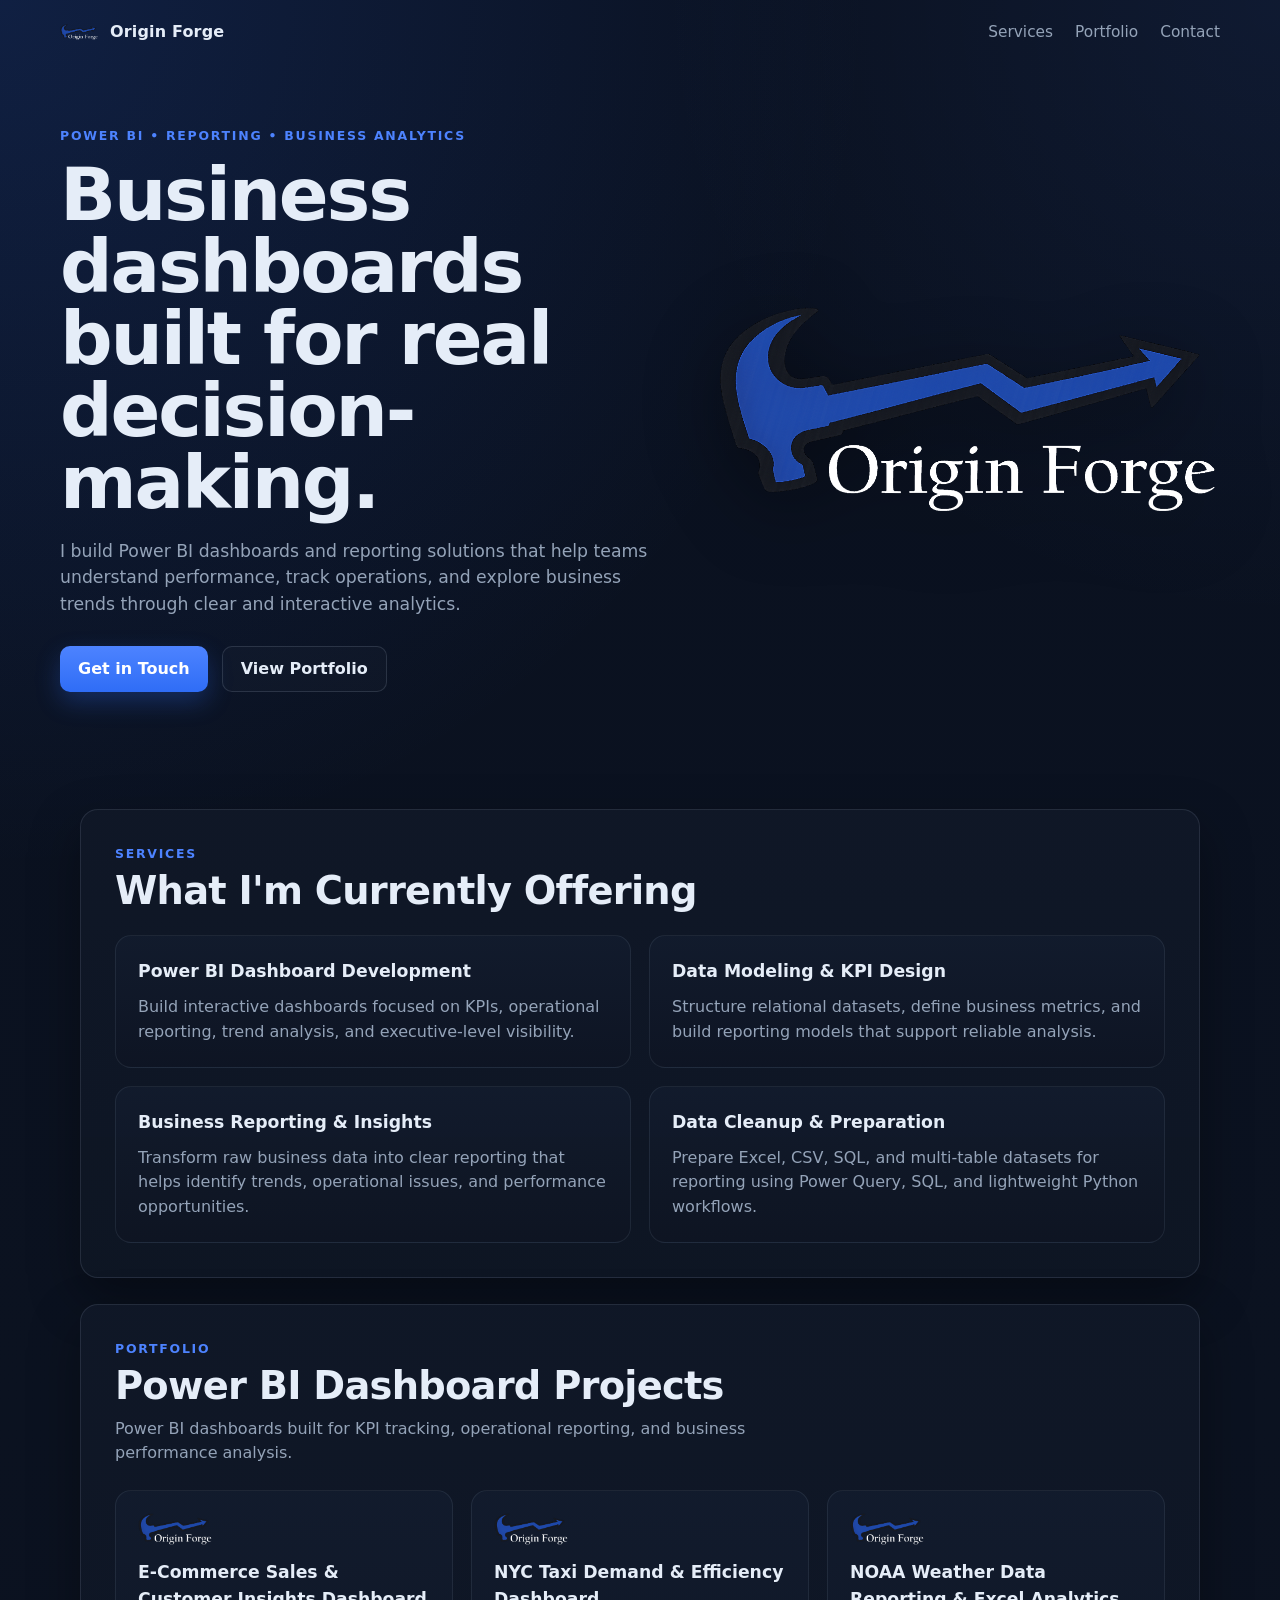
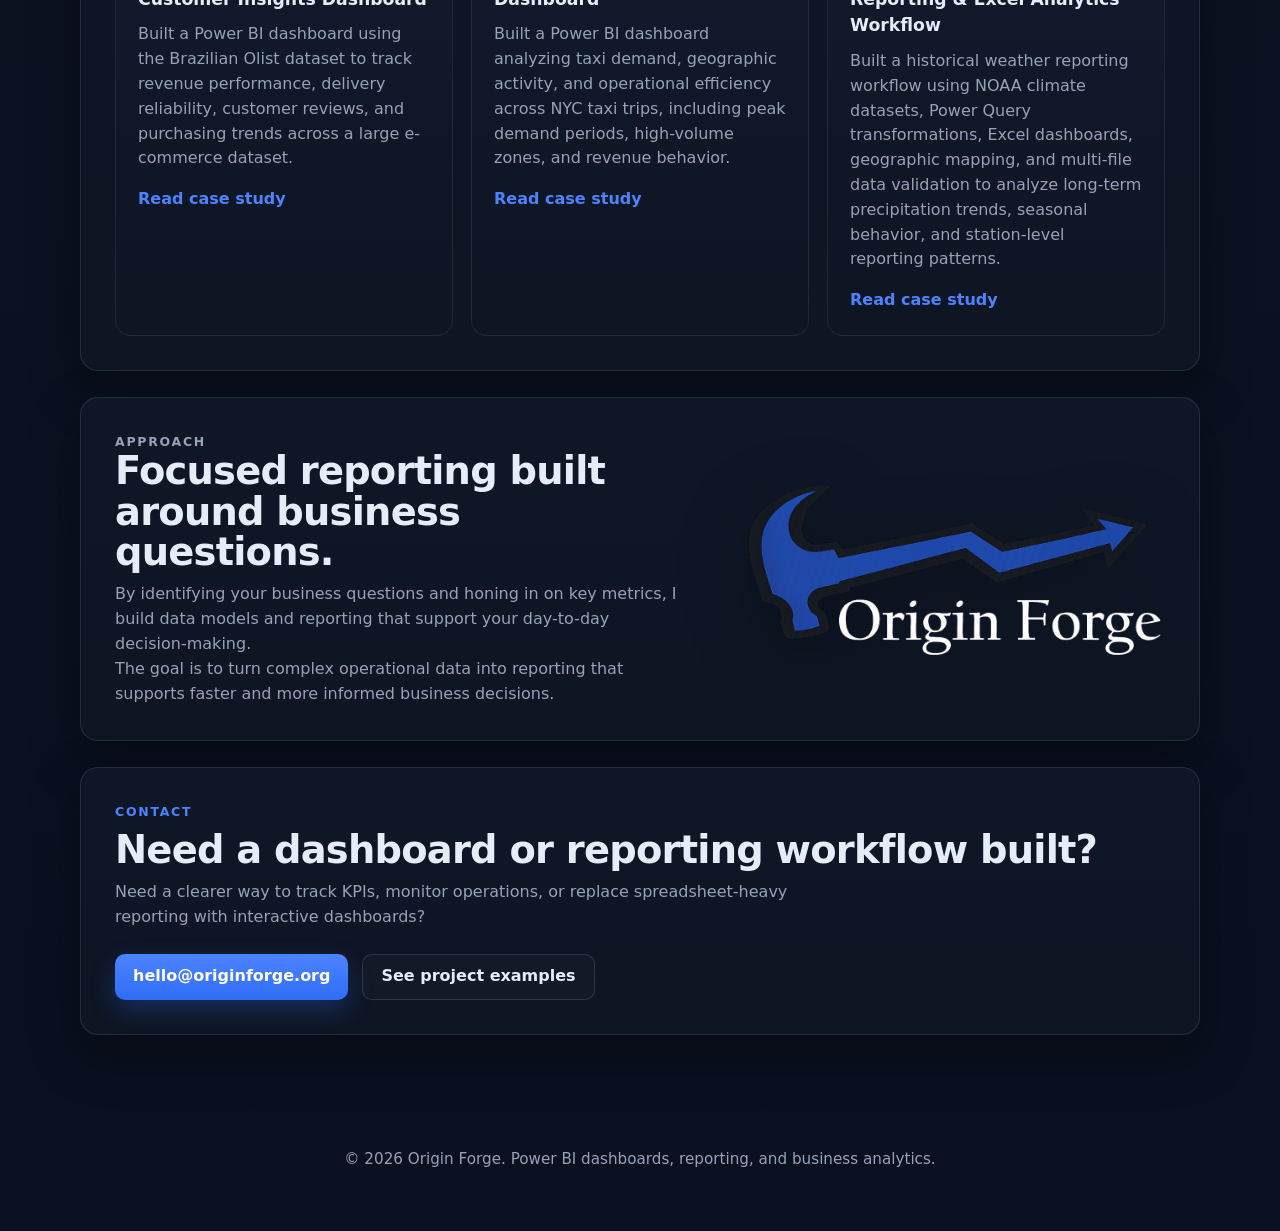
<file: index.html>
<!doctype html>
<html lang="en">
<head>
  <meta charset="utf-8" />
  <meta name="viewport" content="width=device-width, initial-scale=1" />
  <title>Origin Forge</title>
  <meta
    name="description"
    content="Origin Forge builds Power BI dashboards, business reporting solutions, data models, and practical analytics workflows for decision-making."
  />
  <link rel="stylesheet" href="./css/index.css" />
</head>
<body>
  <header class="site-header">
    <nav class="topbar">
      <div class="brand-mini">
        <img src="./images/BlueHammerWithWordsTransparent4000XWhite.png" alt="Origin Forge symbol" class="brand-mini-logo" />
        <span>Origin Forge</span>
      </div>
      <div class="topbar-links">
        <a href="#services">Services</a>
        <a href="#portfolio">Portfolio</a>
        <a href="#contact">Contact</a>
      </div>
    </nav>

    <section class="hero">
      <div class="hero-copy">
        <p class="eyebrow">Power BI • Reporting • Business Analytics</p>

        <h1>Business dashboards built for real decision-making.</h1>

        <p class="hero-text">
          I build Power BI dashboards and reporting solutions that help teams
          understand performance, track operations, and explore business trends
          through clear and interactive analytics.
        </p>

        <div class="hero-actions">
          <a class="btn btn-primary" href="mailto:hello@originforge.org">Get in Touch</a>
          <a class="btn btn-secondary" href="#portfolio">View Portfolio</a>
        </div>
      </div>

      <div class="hero-brand">
        <img
          src="./images/BlueHammerWithWordsTransparent4000XWhite.png"
          alt="Origin Forge logo"
          class="hero-logo"
        />
      </div>
    </section>
  </header>

  <main>
    <section id="services" class="panel">
      <div class="section-heading">
        <p class="section-kicker">Services</p>
        <h2>What I'm Currently Offering</h2>
      </div>

      <div class="card-grid services-grid">
        <article class="info-card">
          <h3>Power BI Dashboard Development</h3>
          <p>
            Build interactive dashboards focused on KPIs, operational reporting,
            trend analysis, and executive-level visibility.
          </p>
        </article>

        <article class="info-card">
          <h3>Data Modeling &amp; KPI Design</h3>
          <p>
            Structure relational datasets, define business metrics, and build
            reporting models that support reliable analysis.
          </p>
        </article>

        <article class="info-card">
          <h3>Business Reporting &amp; Insights</h3>
          <p>
            Transform raw business data into clear reporting that helps identify
            trends, operational issues, and performance opportunities.
          </p>
        </article>

        <article class="info-card">
          <h3>Data Cleanup &amp; Preparation</h3>
          <p>
            Prepare Excel, CSV, SQL, and multi-table datasets for reporting using
            Power Query, SQL, and lightweight Python workflows.
          </p>
        </article>
      </div>
    </section>

    <section id="portfolio" class="panel">
      <div class="section-heading">
        <p class="section-kicker">Portfolio</p>
        <h2>Power BI Dashboard Projects</h2>
        <p class="section-intro">
          Power BI dashboards built for KPI tracking, operational reporting,
          and business performance analysis.
        </p>
      </div>

      <div class="card-grid portfolio-grid">
        <article class="portfolio-card">
          <div class="portfolio-icon-wrap">
            <img src="./images/BlueHammerWithWordsTransparent4000XWhite.png" alt="Origin Forge project icon" class="portfolio-icon" />
          </div>
          <h3>E-Commerce Sales &amp; Customer Insights Dashboard</h3>
          <p>
            Built a Power BI dashboard using the Brazilian Olist dataset to
            track revenue performance, delivery reliability, customer reviews,
            and purchasing trends across a large e-commerce dataset.
          </p>
          <a href="./projects/olist_sales/olist-dashboard.html" class="text-link">Read case study</a>
        </article>

        <article class="portfolio-card">
          <div class="portfolio-icon-wrap">
            <img src="./images/BlueHammerWithWordsTransparent4000XWhite.png" alt="Origin Forge project icon" class="portfolio-icon" />
          </div>
          <h3>NYC Taxi Demand &amp; Efficiency Dashboard</h3>
          <p>
            Built a Power BI dashboard analyzing taxi demand, geographic activity,
            and operational efficiency across NYC taxi trips, including peak demand
            periods, high-volume zones, and revenue behavior.
          </p>
          <a href="./projects/new_york_taxi/new-york-taxi.html" class="text-link">Read case study</a>
        </article>
           <article class="portfolio-card">
          <div class="portfolio-icon-wrap">
            <img src="./images/BlueHammerWithWordsTransparent4000XWhite.png" alt="Origin Forge project icon" class="portfolio-icon" />
          </div>

          <h3>NOAA Weather Data Reporting &amp; Excel Analytics Workflow</h3>

          <p>
            Built a historical weather reporting workflow using NOAA climate datasets,
            Power Query transformations, Excel dashboards, geographic mapping,
            and multi-file data validation to analyze long-term precipitation trends,
            seasonal behavior, and station-level reporting patterns.
          </p>

          <a href="./projects/weather_data_excel/NOAA_excel_workflow.html" class="text-link">
            Read case study
          </a>
        </article>
      </div>
    </section>

    <section class="panel split-panel">
      <div class="split-copy">
        <p class="section-kicker">Approach</p>

        <h2>Focused reporting built around business questions.</h2>

        <p>
          By identifying your business questions and honing in on key metrics,
          I build data models and reporting that support your day-to-day decision-making.
        </p>

        <p>
          The goal is to turn complex operational data into reporting that supports
          faster and more informed business decisions.
        </p>
      </div>

      <div class="split-art">
        <img
          src="./images/BlueHammerWithWordsTransparent4000XWhite.png"
          alt="Origin Forge symbol"
          class="symbol-large"
        />
      </div>
    </section>

    <section id="contact" class="panel contact-panel">
      <div class="section-heading">
        <p class="section-kicker">Contact</p>
        <h2>Need a dashboard or reporting workflow built?</h2>
        <p class="section-intro">
          Need a clearer way to track KPIs, monitor operations, or replace
          spreadsheet-heavy reporting with interactive dashboards?
        </p>
      </div>

      <div class="contact-actions">
        <a class="btn btn-primary" href="mailto:hello@originforge.org">hello@originforge.org</a>
        <a class="btn btn-secondary" href="#portfolio">See project examples</a>
      </div>
    </section>
  </main>

  <footer class="site-footer">
    <p>© <span id="year"></span> Origin Forge. Power BI dashboards, reporting, and business analytics.</p>
  </footer>

  <script>
    document.getElementById('year').textContent = new Date().getFullYear();
  </script>
</body>
</html>
</file>
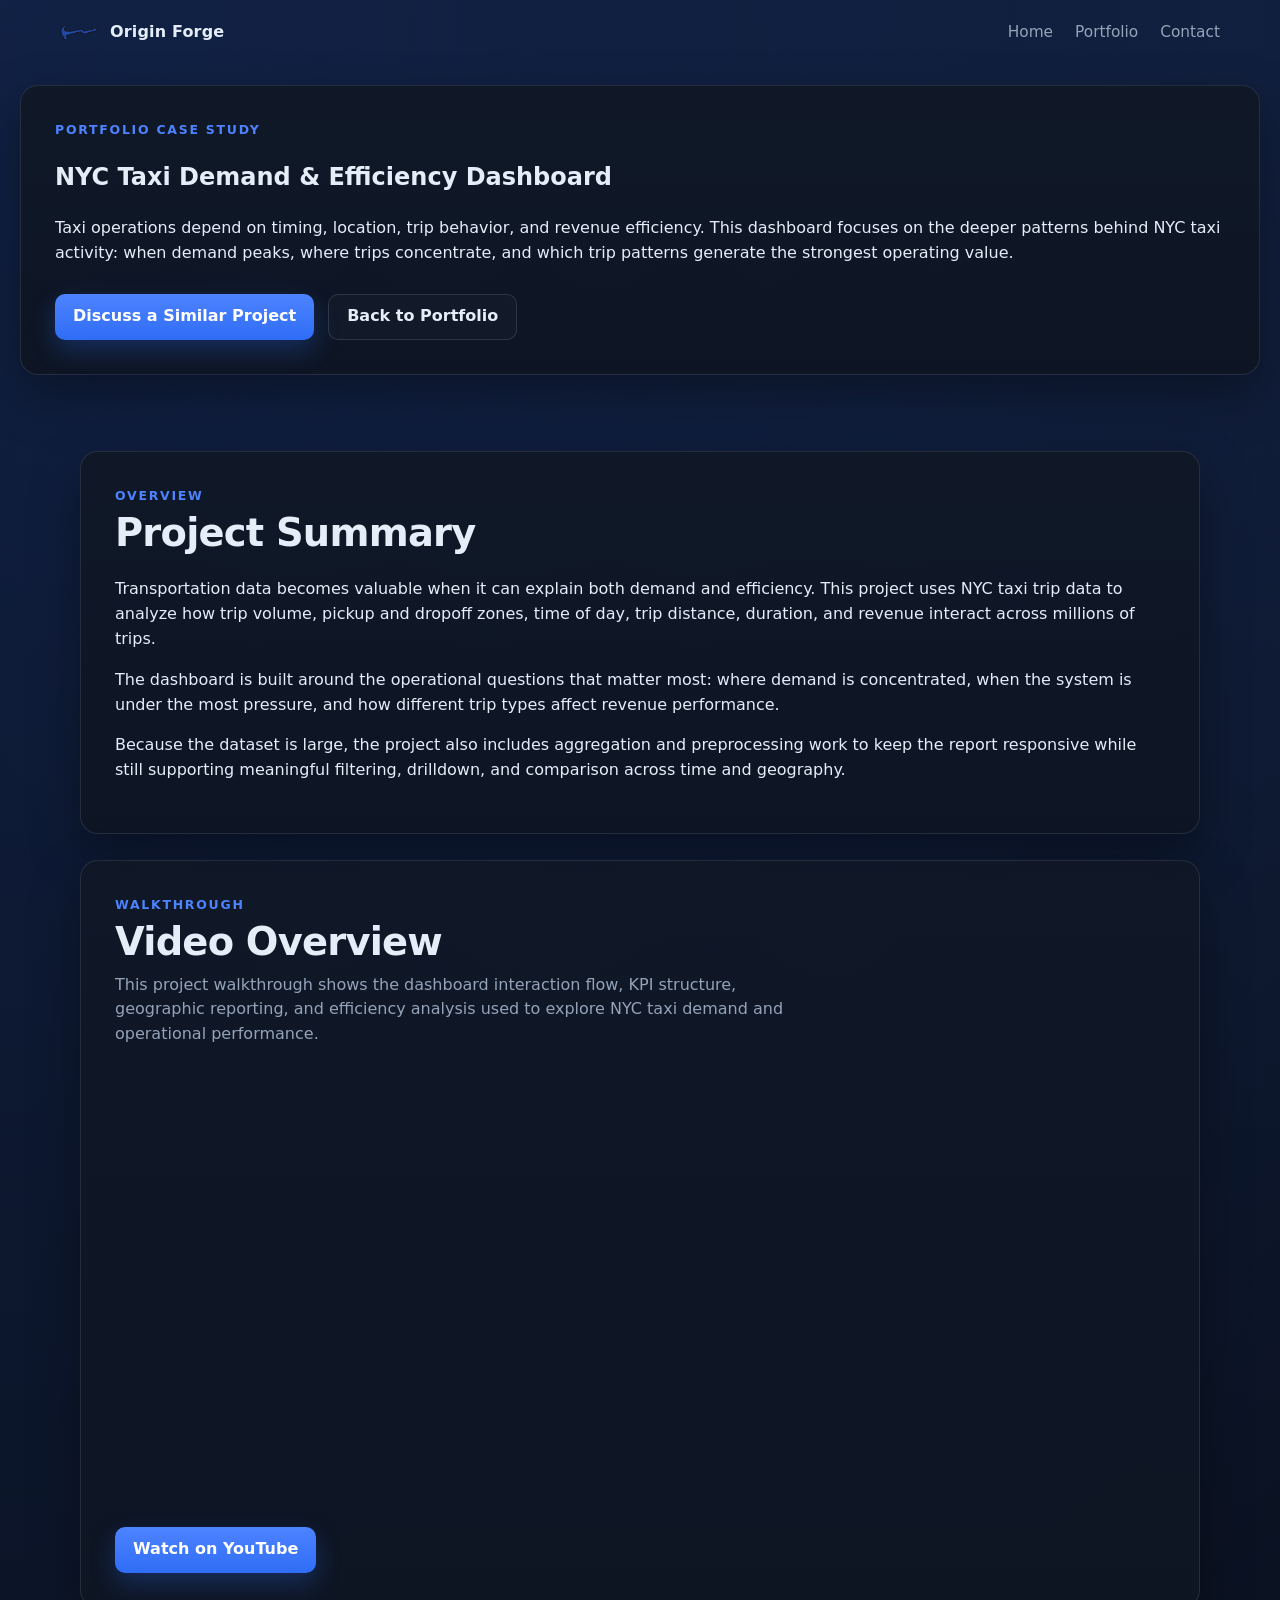
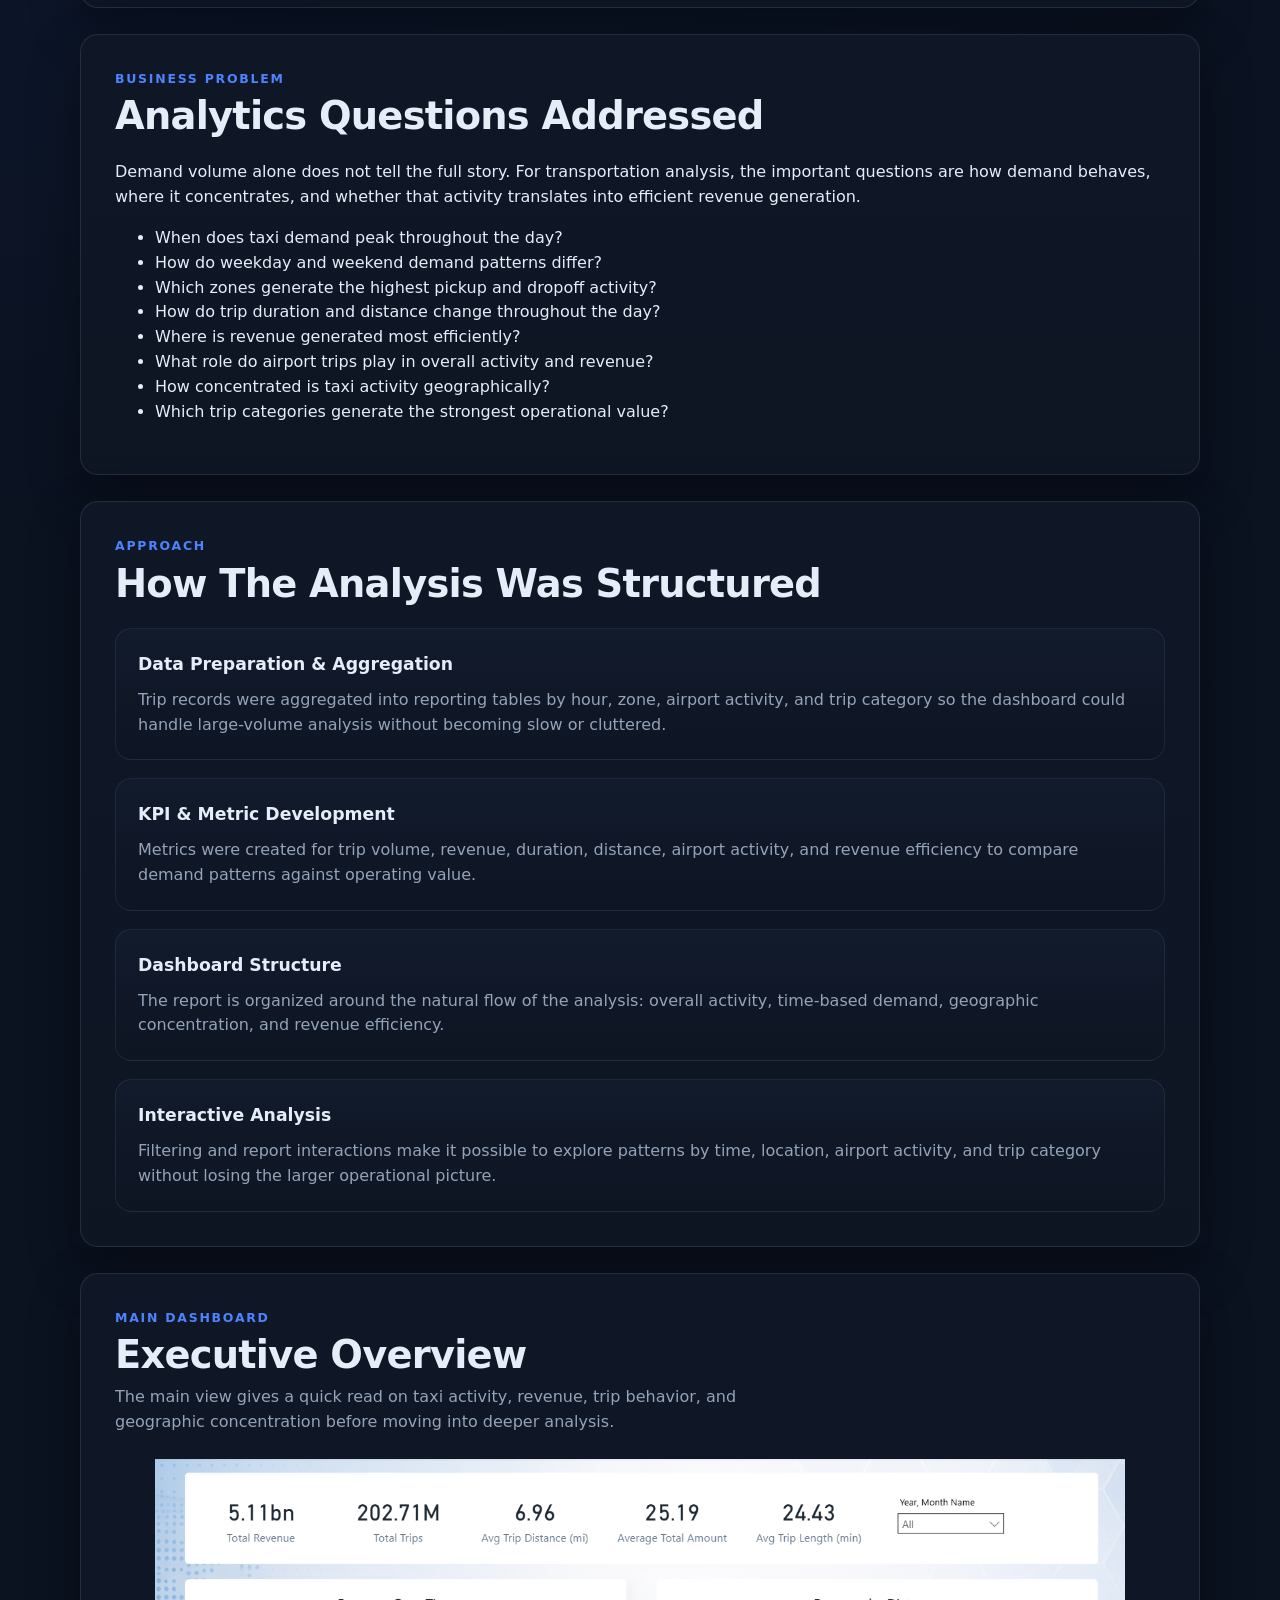
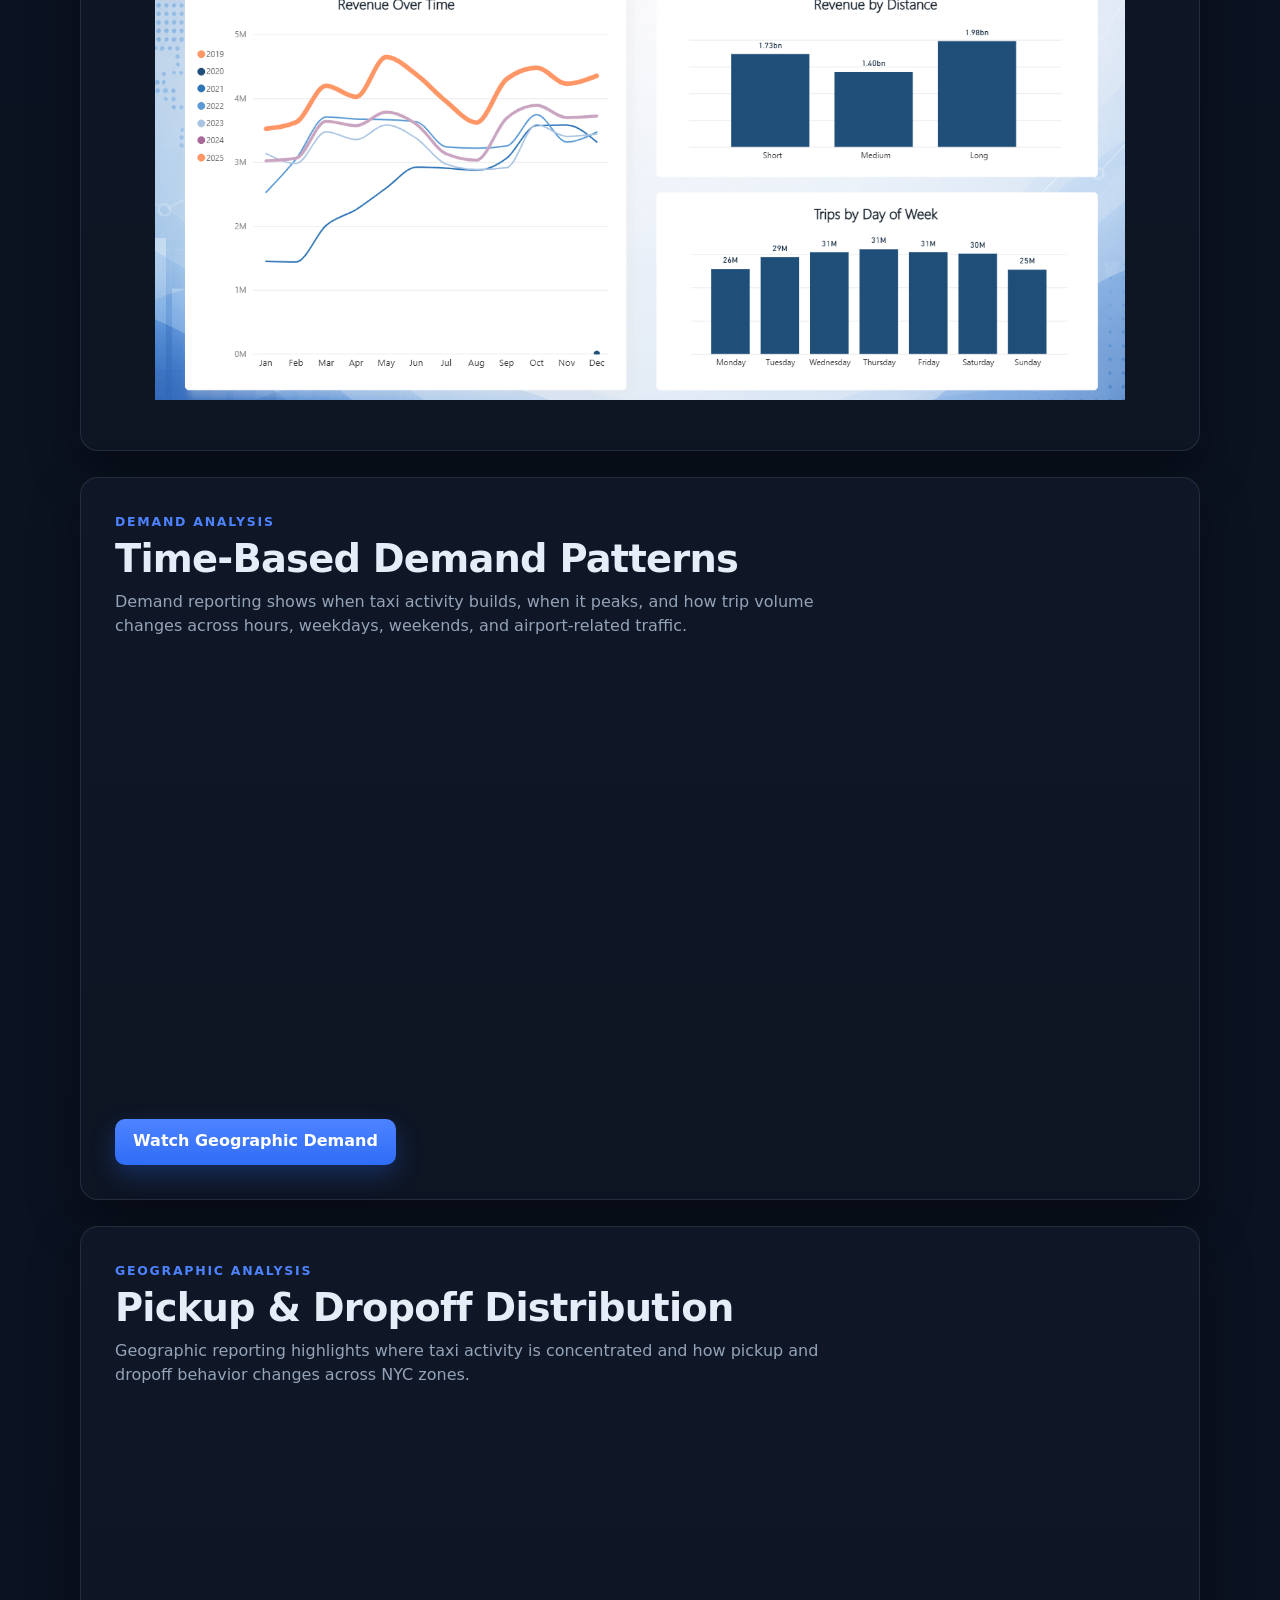
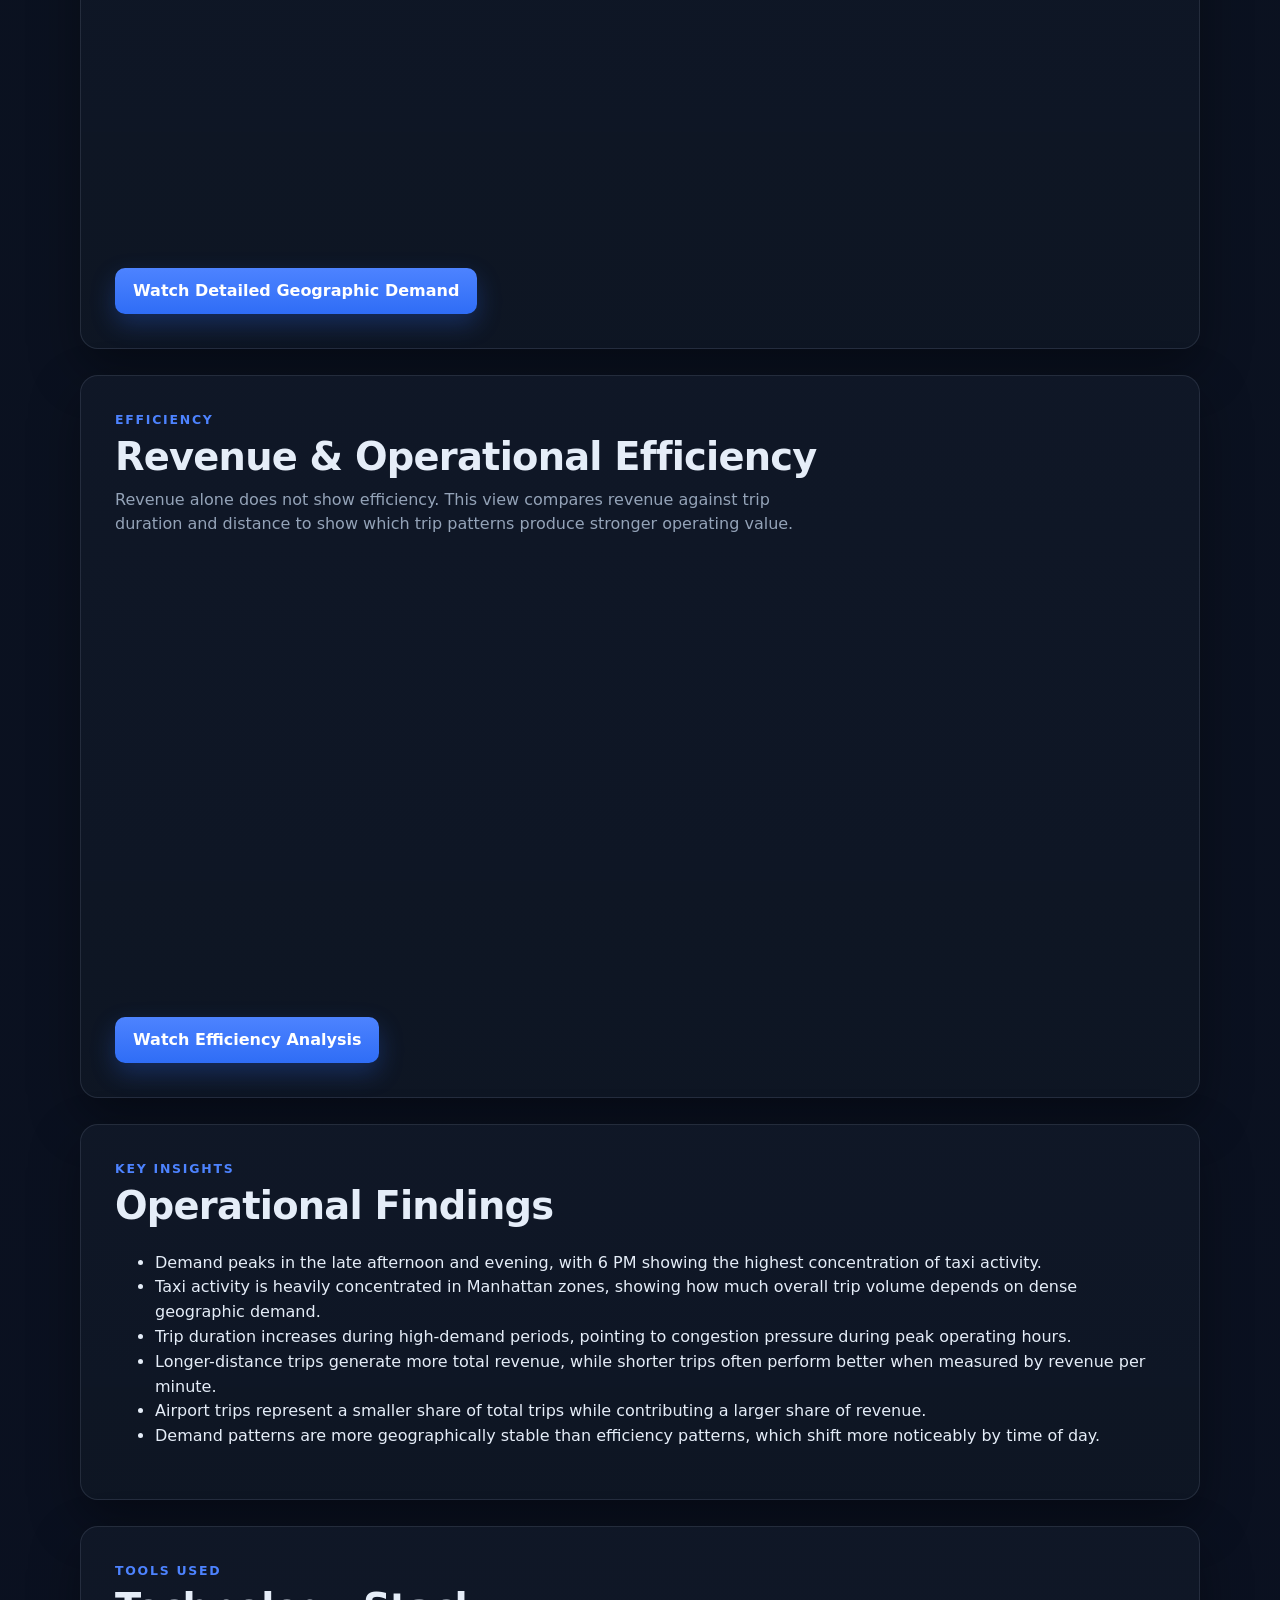
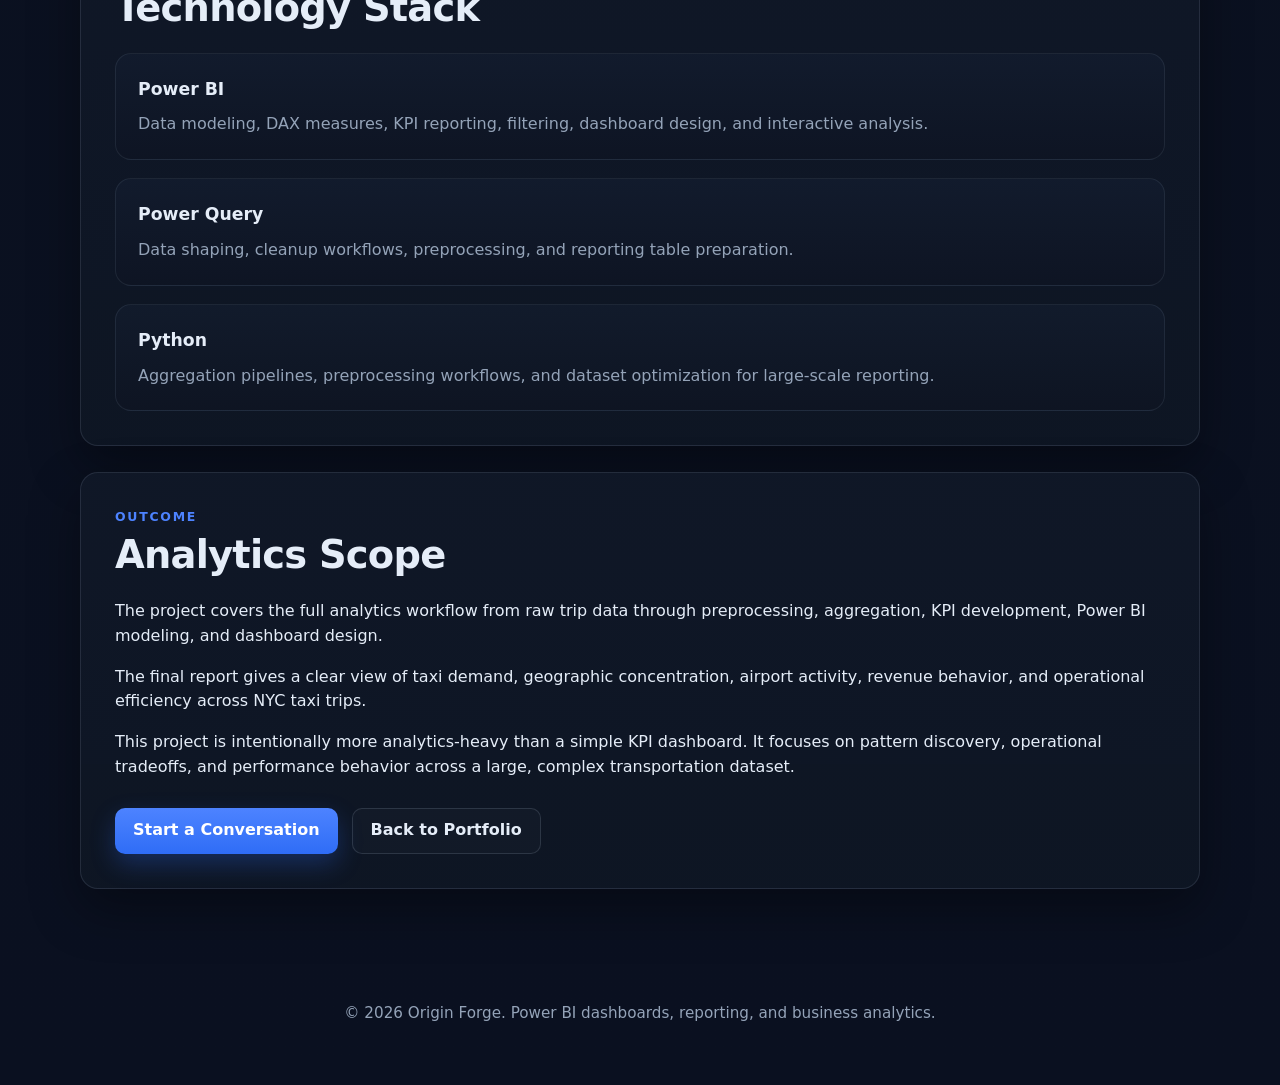
<file: projects/new_york_taxi/new-york-taxi.html>
<!doctype html>
<html lang="en">
<head>
  <meta charset="utf-8" />
  <meta name="viewport" content="width=device-width, initial-scale=1" />

  <title>NYC Taxi Demand & Efficiency Dashboard | Origin Forge</title>

  <meta
    name="description"
    content="Power BI analytics case study focused on NYC taxi demand, geographic activity, revenue efficiency, and operational performance."
  />

  <link rel="stylesheet" href="../../css/index.css" />
</head>

<body>
  <header class="site-header project-header">
    <nav class="topbar">
      <div class="brand-mini">
        <img src="../../images/BlueHammerAloneTransparent4000X.png" class="brand-mini-logo" alt="Origin Forge symbol" />
        <span>Origin Forge</span>
      </div>

      <div class="topbar-links">
        <a href="../../index.html">Home</a>
        <a href="../../index.html#portfolio">Portfolio</a>
        <a href="../../index.html#contact">Contact</a>
      </div>
    </nav>

    <section class="project-hero panel">
      <div class="project-hero-copy">
        <p class="section-kicker">Portfolio Case Study</p>

        <h1>NYC Taxi Demand &amp; Efficiency Dashboard</h1>

        <p class="project-intro">
          Taxi operations depend on timing, location, trip behavior, and revenue efficiency.
          This dashboard focuses on the deeper patterns behind NYC taxi activity: when demand
          peaks, where trips concentrate, and which trip patterns generate the strongest operating value.
        </p>

        <div class="hero-actions">
          <a class="btn btn-primary" href="../../index.html#contact">Discuss a Similar Project</a>
          <a class="btn btn-secondary" href="../../index.html#portfolio">Back to Portfolio</a>
        </div>
      </div>
    </section>
  </header>

  <main class="project-main">

    <!-- OVERVIEW -->
    <section class="panel">
      <div class="section-heading">
        <p class="section-kicker">Overview</p>
        <h2>Project Summary</h2>
      </div>

      <div class="project-copy">
        <p>
          Transportation data becomes valuable when it can explain both demand and efficiency.
          This project uses NYC taxi trip data to analyze how trip volume, pickup and dropoff
          zones, time of day, trip distance, duration, and revenue interact across millions of trips.
        </p>

        <p>
          The dashboard is built around the operational questions that matter most:
          where demand is concentrated, when the system is under the most pressure,
          and how different trip types affect revenue performance.
        </p>

        <p>
          Because the dataset is large, the project also includes aggregation and preprocessing
          work to keep the report responsive while still supporting meaningful filtering,
          drilldown, and comparison across time and geography.
        </p>
      </div>
    </section>

    <!-- VIDEO -->
    <section class="panel">
      <div class="section-heading">
        <p class="section-kicker">Walkthrough</p>
        <h2>Video Overview</h2>

        <p class="section-intro">
          This project walkthrough shows the dashboard interaction flow, KPI structure,
          geographic reporting, and efficiency analysis used to explore NYC taxi demand
          and operational performance.
        </p>
      </div>

      <div class="video-embed">
        <iframe
          width="100%"
          height="420"
          src="https://www.youtube.com/embed/TrAF5jr8aW0"
          title="NYC Taxi Demand and Efficiency Dashboard video walkthrough"
          frameborder="0"
          allow="accelerometer; autoplay; clipboard-write; encrypted-media; gyroscope; picture-in-picture; web-share"
          allowfullscreen>
        </iframe>
      </div>

      <div class="hero-actions">
        <a class="btn btn-primary" href="https://youtu.be/TrAF5jr8aW0" target="_blank" rel="noopener noreferrer">
          Watch on YouTube
        </a>
      </div>
    </section>

    <!-- BUSINESS QUESTIONS -->
    <section class="panel">
      <div class="section-heading">
        <p class="section-kicker">Business Problem</p>
        <h2>Analytics Questions Addressed</h2>
      </div>

      <div class="project-copy">
        <p>
          Demand volume alone does not tell the full story. For transportation analysis,
          the important questions are how demand behaves, where it concentrates,
          and whether that activity translates into efficient revenue generation.
        </p>

        <ul class="project-list">
          <li>When does taxi demand peak throughout the day?</li>
          <li>How do weekday and weekend demand patterns differ?</li>
          <li>Which zones generate the highest pickup and dropoff activity?</li>
          <li>How do trip duration and distance change throughout the day?</li>
          <li>Where is revenue generated most efficiently?</li>
          <li>What role do airport trips play in overall activity and revenue?</li>
          <li>How concentrated is taxi activity geographically?</li>
          <li>Which trip categories generate the strongest operational value?</li>
        </ul>
      </div>
    </section>

    <!-- APPROACH -->
    <section class="panel">
      <div class="section-heading">
        <p class="section-kicker">Approach</p>
        <h2>How The Analysis Was Structured</h2>
      </div>

      <div class="card-grid project-method-grid">

        <article class="info-card">
          <h3>Data Preparation &amp; Aggregation</h3>
          <p>
            Trip records were aggregated into reporting tables by hour, zone,
            airport activity, and trip category so the dashboard could handle
            large-volume analysis without becoming slow or cluttered.
          </p>
        </article>

        <article class="info-card">
          <h3>KPI &amp; Metric Development</h3>
          <p>
            Metrics were created for trip volume, revenue, duration, distance,
            airport activity, and revenue efficiency to compare demand patterns
            against operating value.
          </p>
        </article>

        <article class="info-card">
          <h3>Dashboard Structure</h3>
          <p>
            The report is organized around the natural flow of the analysis:
            overall activity, time-based demand, geographic concentration,
            and revenue efficiency.
          </p>
        </article>

        <article class="info-card">
          <h3>Interactive Analysis</h3>
          <p>
            Filtering and report interactions make it possible to explore patterns
            by time, location, airport activity, and trip category without losing
            the larger operational picture.
          </p>
        </article>

      </div>
    </section>

    <!-- MAIN DASHBOARD -->
    <section class="panel">
      <div class="section-heading">
        <p class="section-kicker">Main Dashboard</p>
        <h2>Executive Overview</h2>

        <p class="section-intro">
          The main view gives a quick read on taxi activity, revenue, trip behavior,
          and geographic concentration before moving into deeper analysis.
        </p>
      </div>

      <figure class="project-figure project-figure-main">
        <img src="./images/summary.png" alt="Taxi dashboard summary page" />
      </figure>
    </section>

    <!-- DEMAND -->
    <section class="panel">
      <div class="section-heading">
        <p class="section-kicker">Demand Analysis</p>
        <h2>Time-Based Demand Patterns</h2>

        <p class="section-intro">
          Demand reporting shows when taxi activity builds, when it peaks,
          and how trip volume changes across hours, weekdays, weekends,
          and airport-related traffic.
        </p>
      </div>

      <div class="video-embed">
        <iframe
          width="100%"
          height="420"
          src="https://www.youtube.com/embed/K5qAgJbJOvc"
          title="NYC Taxi Geographic Demand Dashboard"
          frameborder="0"
          allow="accelerometer; autoplay; clipboard-write; encrypted-media; gyroscope; picture-in-picture; web-share"
          allowfullscreen>
        </iframe>
      </div>

      <div class="hero-actions">
        <a class="btn btn-primary" href="https://youtu.be/K5qAgJbJOvc" target="_blank" rel="noopener noreferrer">
          Watch Geographic Demand
        </a>
      </div>
    </section>

    <!-- GEOGRAPHY -->
    <section class="panel">
      <div class="section-heading">
        <p class="section-kicker">Geographic Analysis</p>
        <h2>Pickup &amp; Dropoff Distribution</h2>

        <p class="section-intro">
          Geographic reporting highlights where taxi activity is concentrated
          and how pickup and dropoff behavior changes across NYC zones.
        </p>
      </div>

      <div class="video-embed">
        <iframe
          width="100%"
          height="420"
          src="https://www.youtube.com/embed/QkjXwzu4SMQ"
          title="NYC Taxi Detailed Geographic Demand Analysis"
          frameborder="0"
          allow="accelerometer; autoplay; clipboard-write; encrypted-media; gyroscope; picture-in-picture; web-share"
          allowfullscreen>
        </iframe>
      </div>

      <div class="hero-actions">
        <a class="btn btn-primary" href="https://youtu.be/QkjXwzu4SMQ" target="_blank" rel="noopener noreferrer">
          Watch Detailed Geographic Demand
        </a>
      </div>
    </section>

    <!-- EFFICIENCY -->
    <section class="panel">
      <div class="section-heading">
        <p class="section-kicker">Efficiency</p>
        <h2>Revenue &amp; Operational Efficiency</h2>

        <p class="section-intro">
          Revenue alone does not show efficiency. This view compares revenue
          against trip duration and distance to show which trip patterns produce
          stronger operating value.
        </p>
      </div>

      <div class="video-embed">
        <iframe
          width="100%"
          height="420"
          src="https://www.youtube.com/embed/nU-401E8Zcs"
          title="NYC Taxi Economic Efficiency Dashboard"
          frameborder="0"
          allow="accelerometer; autoplay; clipboard-write; encrypted-media; gyroscope; picture-in-picture; web-share"
          allowfullscreen>
        </iframe>
      </div>

      <div class="hero-actions">
        <a class="btn btn-primary" href="https://youtu.be/nU-401E8Zcs" target="_blank" rel="noopener noreferrer">
          Watch Efficiency Analysis
        </a>
      </div>
    </section>

    <!-- KEY INSIGHTS -->
    <section class="panel">
      <div class="section-heading">
        <p class="section-kicker">Key Insights</p>
        <h2>Operational Findings</h2>
      </div>

      <div class="project-copy">
        <ul class="project-list">
          <li>
            Demand peaks in the late afternoon and evening, with 6 PM showing
            the highest concentration of taxi activity.
          </li>

          <li>
            Taxi activity is heavily concentrated in Manhattan zones, showing how much
            overall trip volume depends on dense geographic demand.
          </li>

          <li>
            Trip duration increases during high-demand periods, pointing to congestion
            pressure during peak operating hours.
          </li>

          <li>
            Longer-distance trips generate more total revenue, while shorter trips often
            perform better when measured by revenue per minute.
          </li>

          <li>
            Airport trips represent a smaller share of total trips while contributing
            a larger share of revenue.
          </li>

          <li>
            Demand patterns are more geographically stable than efficiency patterns,
            which shift more noticeably by time of day.
          </li>
        </ul>
      </div>
    </section>

    <!-- TOOLS -->
    <section class="panel">
      <div class="section-heading">
        <p class="section-kicker">Tools Used</p>
        <h2>Technology Stack</h2>
      </div>

      <div class="card-grid project-tools-grid">

        <article class="info-card">
          <h3>Power BI</h3>
          <p>
            Data modeling, DAX measures, KPI reporting, filtering,
            dashboard design, and interactive analysis.
          </p>
        </article>

        <article class="info-card">
          <h3>Power Query</h3>
          <p>
            Data shaping, cleanup workflows, preprocessing,
            and reporting table preparation.
          </p>
        </article>

        <article class="info-card">
          <h3>Python</h3>
          <p>
            Aggregation pipelines, preprocessing workflows,
            and dataset optimization for large-scale reporting.
          </p>
        </article>

      </div>
    </section>

    <!-- OUTCOME -->
    <section class="panel">
      <div class="section-heading">
        <p class="section-kicker">Outcome</p>
        <h2>Analytics Scope</h2>
      </div>

      <div class="project-copy">
        <p>
          The project covers the full analytics workflow from raw trip data through
          preprocessing, aggregation, KPI development, Power BI modeling, and
          dashboard design.
        </p>

        <p>
          The final report gives a clear view of taxi demand, geographic concentration,
          airport activity, revenue behavior, and operational efficiency across NYC taxi trips.
        </p>

        <p>
          This project is intentionally more analytics-heavy than a simple KPI dashboard.
          It focuses on pattern discovery, operational tradeoffs, and performance behavior
          across a large, complex transportation dataset.
        </p>
      </div>

      <div class="hero-actions">
        <a class="btn btn-primary" href="../../index.html#contact">Start a Conversation</a>
        <a class="btn btn-secondary" href="../../index.html#portfolio">Back to Portfolio</a>
      </div>
    </section>

  </main>

  <footer class="site-footer">
    <p>
      © <span id="year"></span> Origin Forge.
      Power BI dashboards, reporting, and business analytics.
    </p>
  </footer>

  <script>
    document.getElementById('year').textContent = new Date().getFullYear();
  </script>
</body>
</html>
</file>
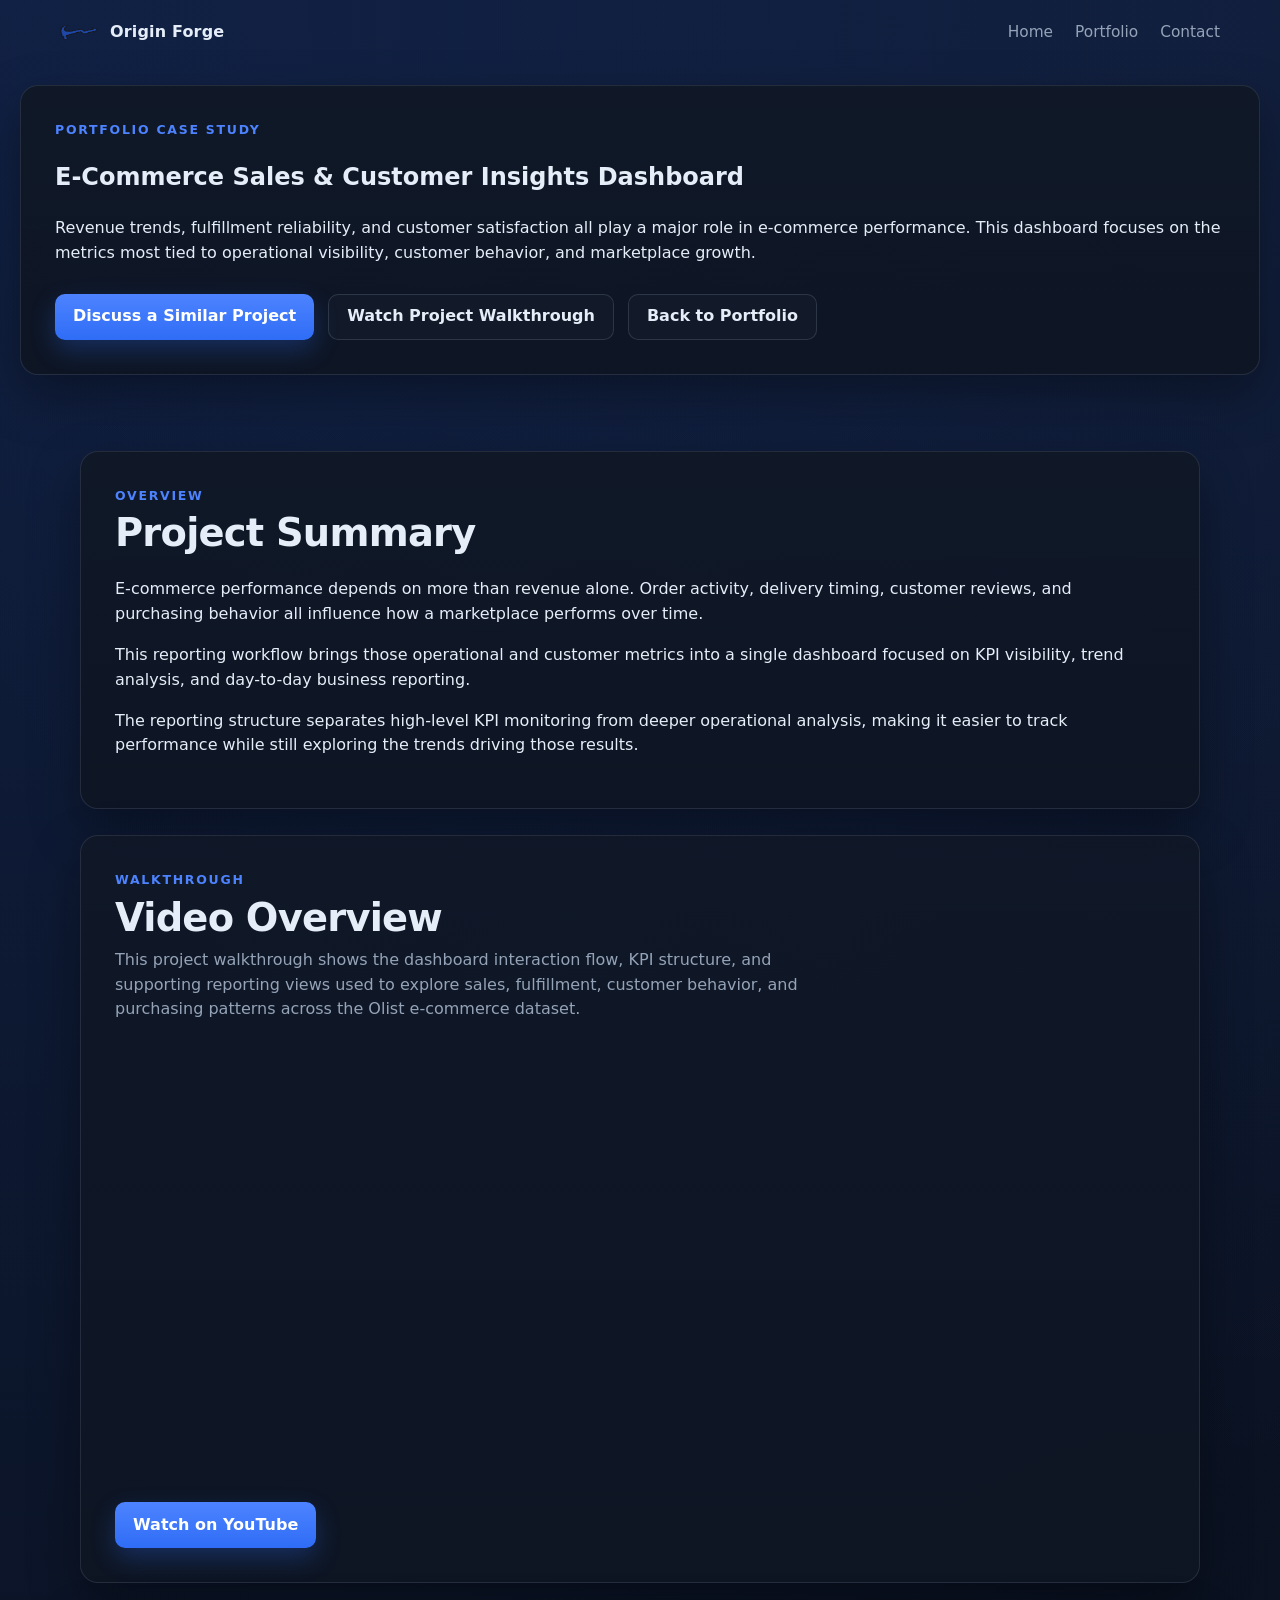
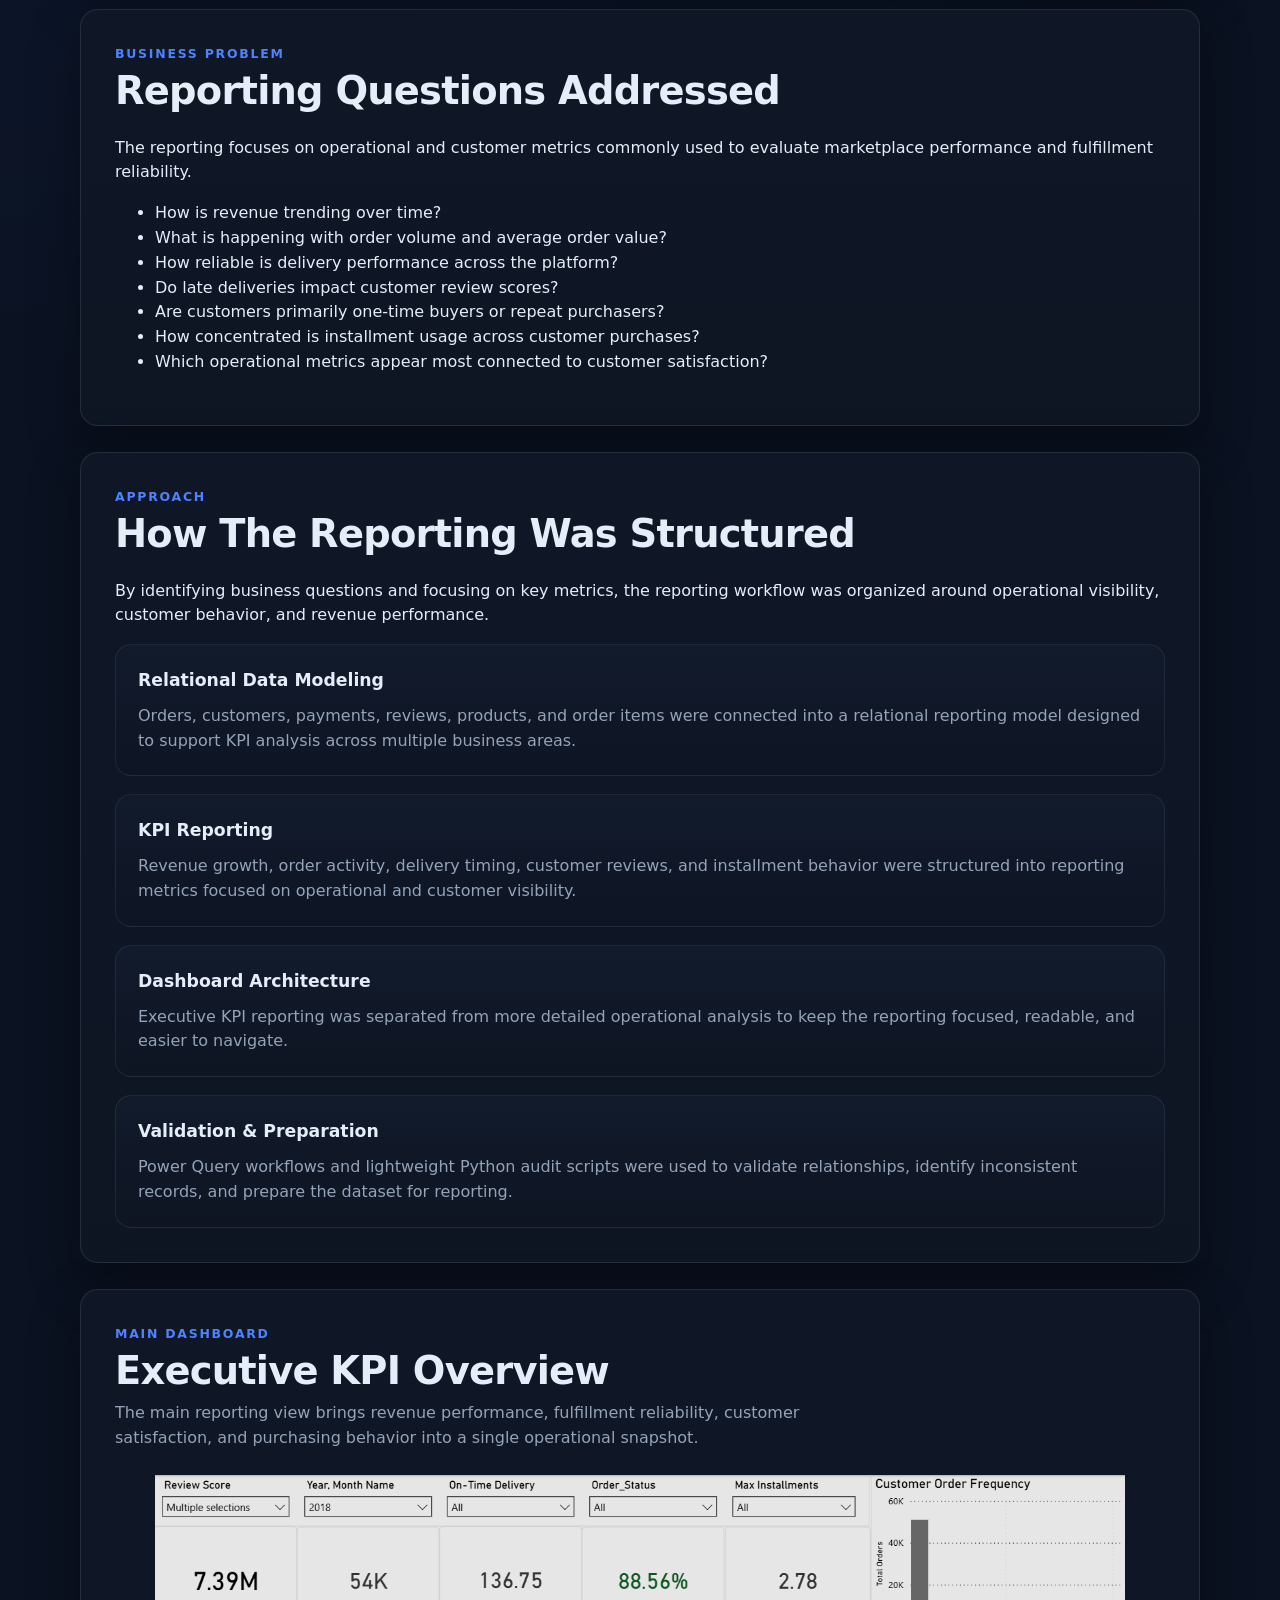
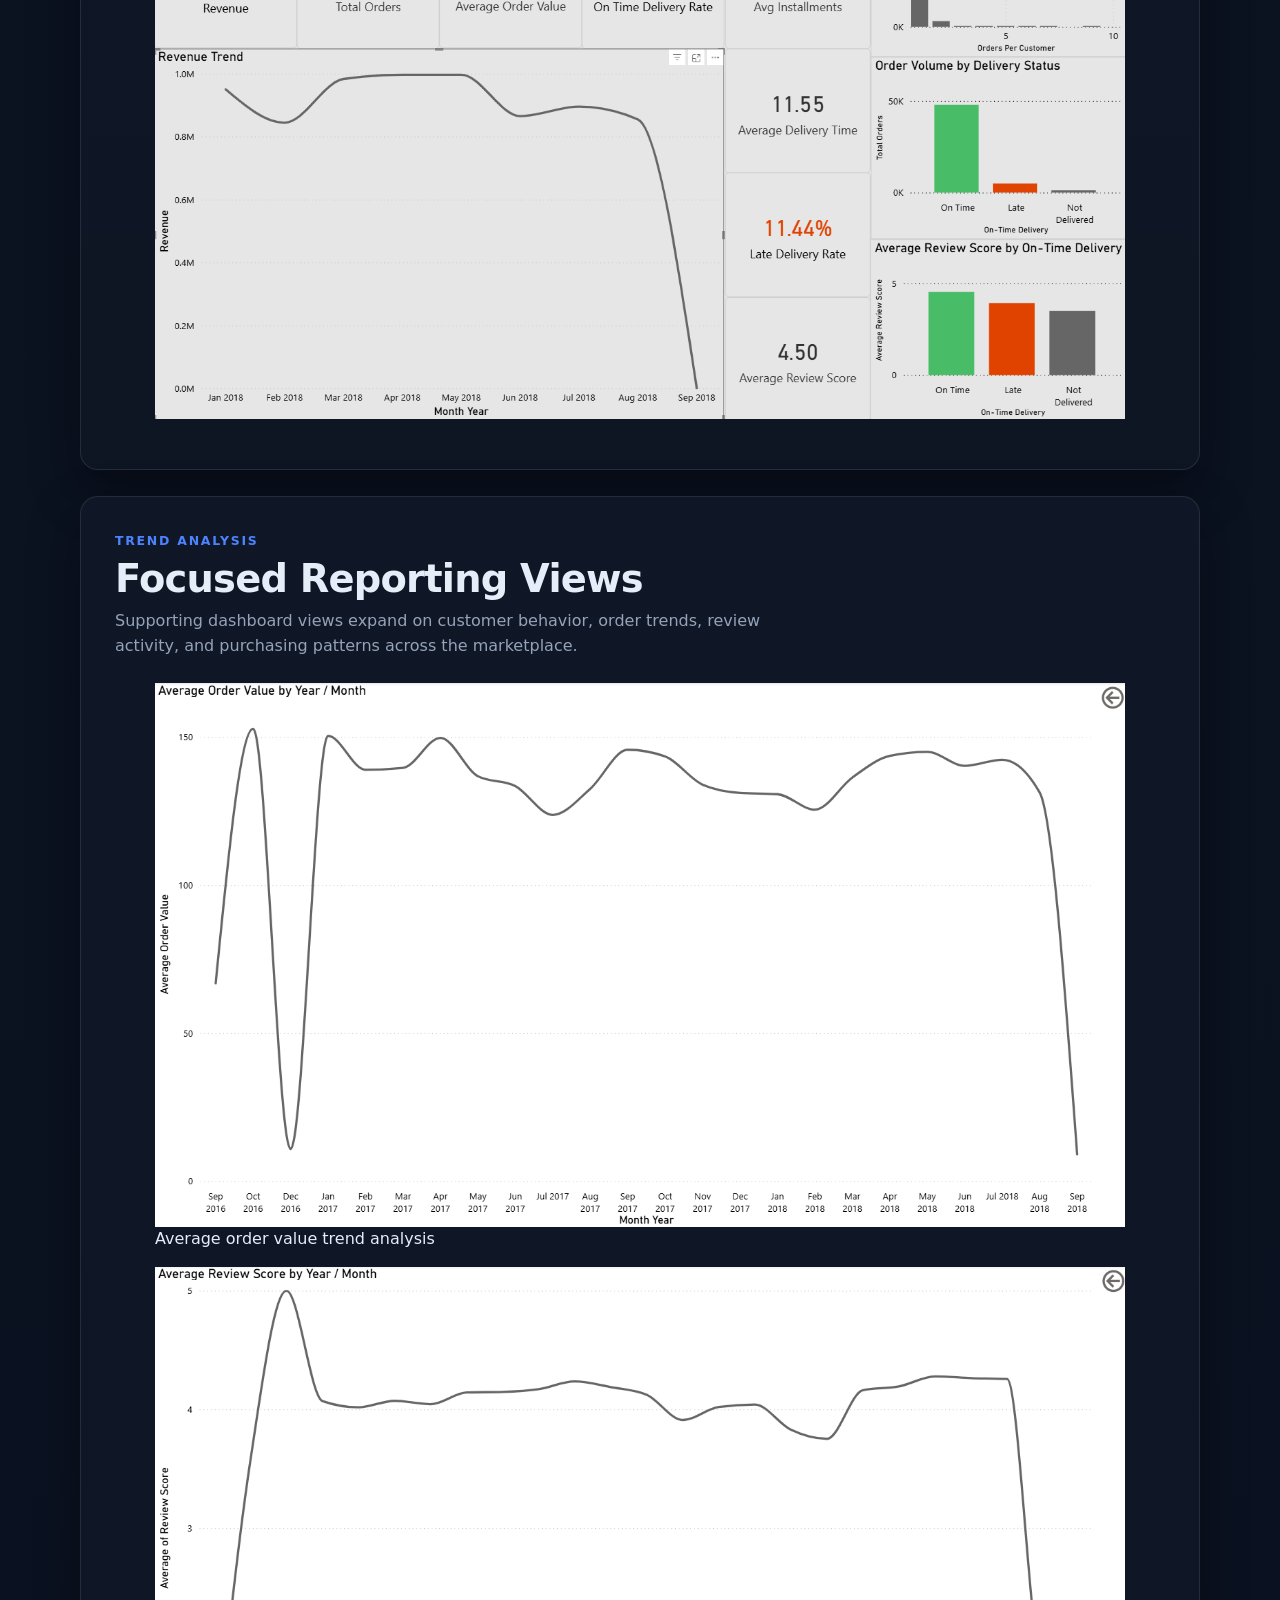
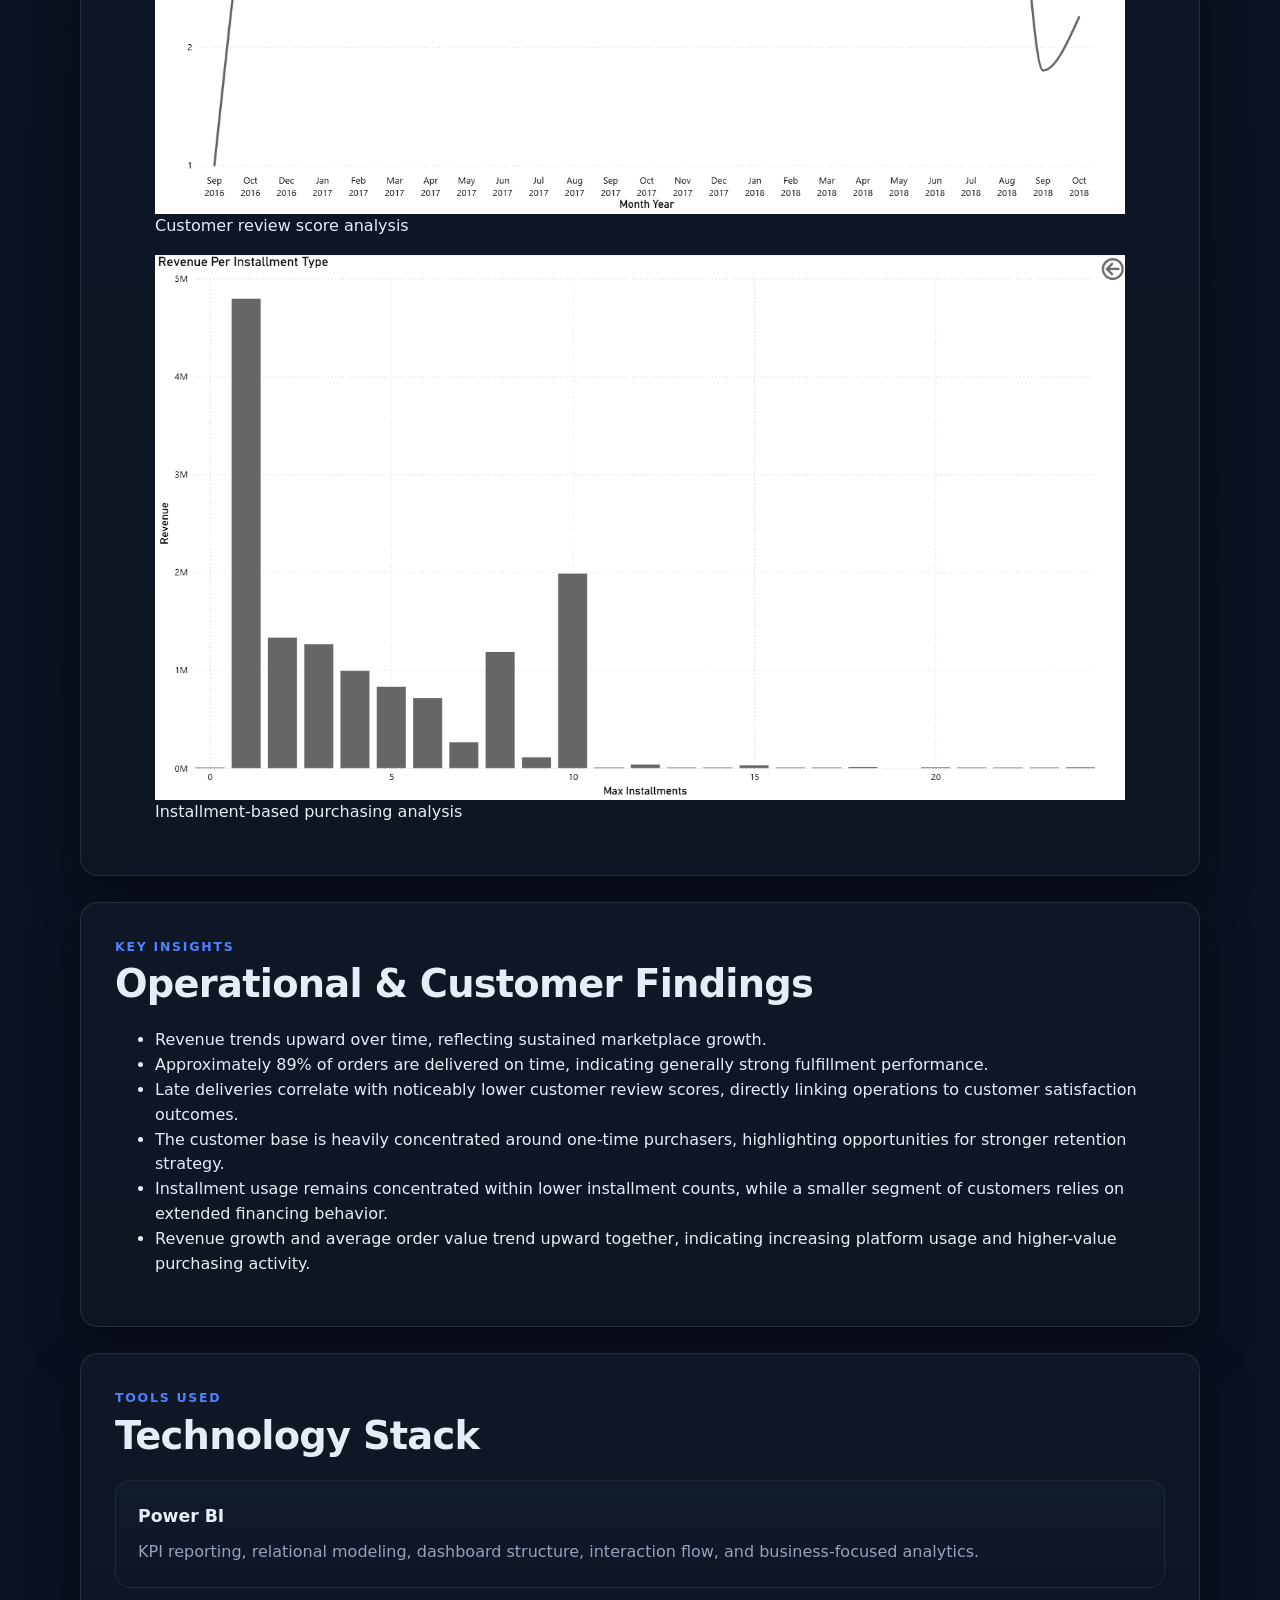
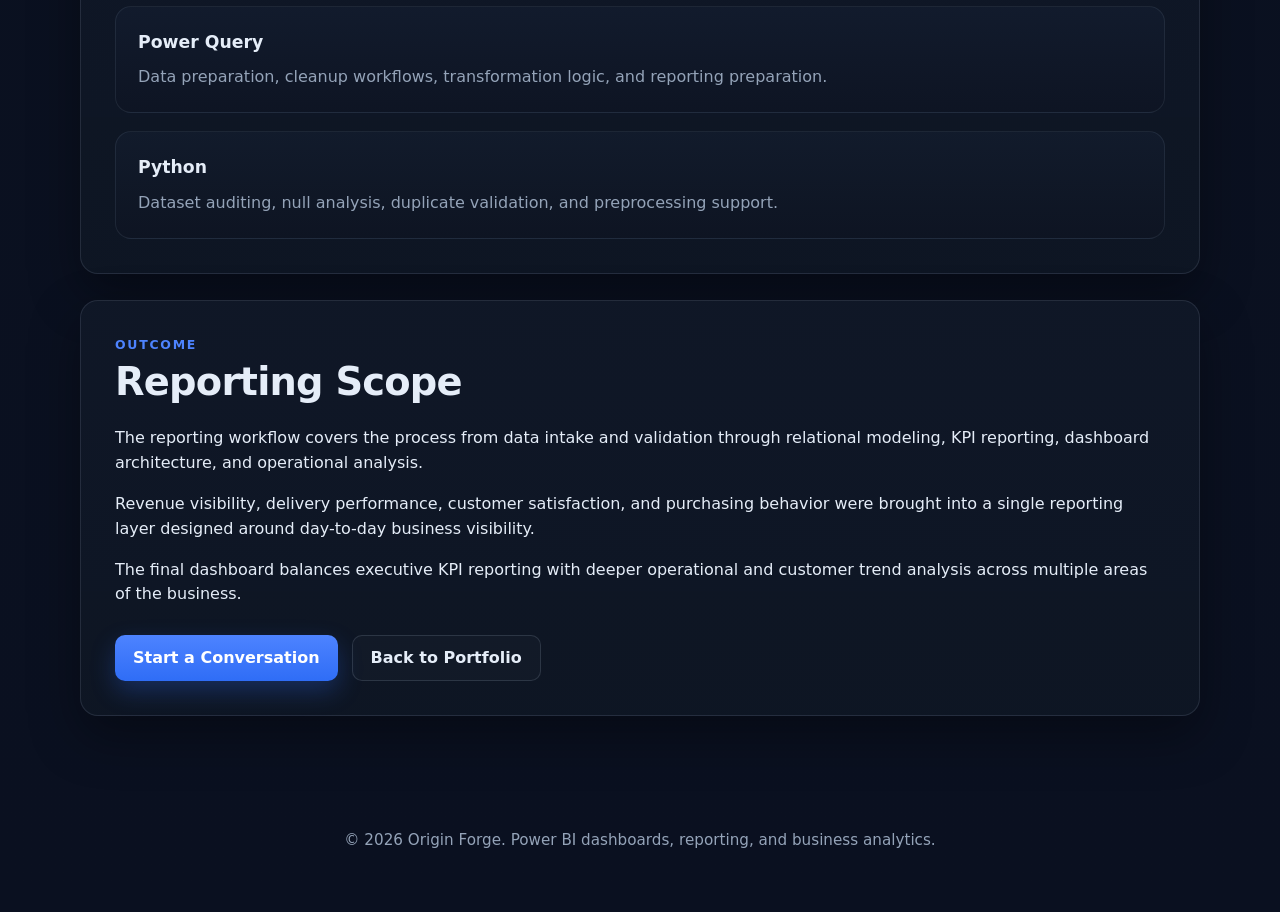
<file: projects/olist_sales/olist-dashboard.html>
<!doctype html>
<html lang="en">
<head>
  <meta charset="utf-8" />
  <meta name="viewport" content="width=device-width, initial-scale=1" />

  <title>Olist E-Commerce Dashboard Case Study | Origin Forge</title>

  <meta
    name="description"
    content="Power BI e-commerce reporting focused on revenue performance, fulfillment reliability, customer behavior, and operational KPI visibility."
  />

  <link rel="stylesheet" href="../../css/index.css" />
</head>

<body>

  <header class="site-header project-header">

    <nav class="topbar">

      <div class="brand-mini">

        <img
          src="../../images/BlueHammerAloneTransparent4000X.png"
          alt="Origin Forge symbol"
          class="brand-mini-logo"
        />

        <span>Origin Forge</span>

      </div>

      <div class="topbar-links">
        <a href="../../index.html">Home</a>
        <a href="../../index.html#portfolio">Portfolio</a>
        <a href="../../index.html#contact">Contact</a>
      </div>

    </nav>

    <section class="project-hero panel">

      <div class="project-hero-copy">

        <p class="section-kicker">Portfolio Case Study</p>

        <h1>E-Commerce Sales &amp; Customer Insights Dashboard</h1>

        <p class="project-intro">
          Revenue trends, fulfillment reliability, and customer satisfaction all play
          a major role in e-commerce performance. This dashboard focuses on the metrics
          most tied to operational visibility, customer behavior, and marketplace growth.
        </p>

        <div class="hero-actions">

          <a class="btn btn-primary" href="../../index.html#contact">
            Discuss a Similar Project
          </a>

          <a class="btn btn-secondary" href="https://youtu.be/hBexCzdA5ys" target="_blank" rel="noopener noreferrer">
            Watch Project Walkthrough
          </a>

          <a class="btn btn-secondary" href="../../index.html#portfolio">
            Back to Portfolio
          </a>

        </div>

      </div>

    </section>

  </header>

  <main class="project-main">

    <!-- OVERVIEW -->
    <section class="panel">

      <div class="section-heading">

        <p class="section-kicker">Overview</p>

        <h2>Project Summary</h2>

      </div>

      <div class="project-copy">

        <p>
          E-commerce performance depends on more than revenue alone. Order activity,
          delivery timing, customer reviews, and purchasing behavior all influence
          how a marketplace performs over time.
        </p>

        <p>
          This reporting workflow brings those operational and customer metrics into
          a single dashboard focused on KPI visibility, trend analysis, and
          day-to-day business reporting.
        </p>

        <p>
          The reporting structure separates high-level KPI monitoring from deeper
          operational analysis, making it easier to track performance while still
          exploring the trends driving those results.
        </p>

      </div>

    </section>

    <!-- VIDEO -->
    <section class="panel">

      <div class="section-heading">

        <p class="section-kicker">Walkthrough</p>

        <h2>Video Overview</h2>

        <p class="section-intro">
          This project walkthrough shows the dashboard interaction flow, KPI structure,
          and supporting reporting views used to explore sales, fulfillment, customer
          behavior, and purchasing patterns across the Olist e-commerce dataset.
        </p>

      </div>

      <div class="video-embed">

        <iframe
          width="100%"
          height="420"
          src="https://www.youtube.com/embed/hBexCzdA5ys"
          title="Olist E-Commerce Power BI Dashboard video walkthrough"
          frameborder="0"
          allow="accelerometer; autoplay; clipboard-write; encrypted-media; gyroscope; picture-in-picture; web-share"
          allowfullscreen>
        </iframe>

      </div>

      <div class="hero-actions">

        <a class="btn btn-primary" href="https://youtu.be/hBexCzdA5ys" target="_blank" rel="noopener noreferrer">
          Watch on YouTube
        </a>

      </div>

    </section>

    <!-- BUSINESS QUESTIONS -->
    <section class="panel">

      <div class="section-heading">

        <p class="section-kicker">Business Problem</p>

        <h2>Reporting Questions Addressed</h2>

      </div>

      <div class="project-copy">

        <p>
          The reporting focuses on operational and customer metrics commonly used
          to evaluate marketplace performance and fulfillment reliability.
        </p>

        <ul class="project-list">

          <li>How is revenue trending over time?</li>

          <li>
            What is happening with order volume and average order value?
          </li>

          <li>
            How reliable is delivery performance across the platform?
          </li>

          <li>
            Do late deliveries impact customer review scores?
          </li>

          <li>
            Are customers primarily one-time buyers or repeat purchasers?
          </li>

          <li>
            How concentrated is installment usage across customer purchases?
          </li>

          <li>
            Which operational metrics appear most connected to customer satisfaction?
          </li>

        </ul>

      </div>

    </section>

    <!-- APPROACH -->
    <section class="panel">

      <div class="section-heading">

        <p class="section-kicker">Approach</p>

        <h2>How The Reporting Was Structured</h2>

      </div>

      <div class="project-copy">

        <p>
          By identifying business questions and focusing on key metrics,
          the reporting workflow was organized around operational visibility,
          customer behavior, and revenue performance.
        </p>

        <div class="card-grid project-method-grid">

          <article class="info-card">

            <h3>Relational Data Modeling</h3>

            <p>
              Orders, customers, payments, reviews, products, and order items
              were connected into a relational reporting model designed to support
              KPI analysis across multiple business areas.
            </p>

          </article>

          <article class="info-card">

            <h3>KPI Reporting</h3>

            <p>
              Revenue growth, order activity, delivery timing, customer reviews,
              and installment behavior were structured into reporting metrics
              focused on operational and customer visibility.
            </p>

          </article>

          <article class="info-card">

            <h3>Dashboard Architecture</h3>

            <p>
              Executive KPI reporting was separated from more detailed operational
              analysis to keep the reporting focused, readable, and easier to navigate.
            </p>

          </article>

          <article class="info-card">

            <h3>Validation &amp; Preparation</h3>

            <p>
              Power Query workflows and lightweight Python audit scripts were used
              to validate relationships, identify inconsistent records,
              and prepare the dataset for reporting.
            </p>

          </article>

        </div>

      </div>

    </section>

    <!-- MAIN DASHBOARD -->
    <section class="panel">

      <div class="section-heading">

        <p class="section-kicker">Main Dashboard</p>

        <h2>Executive KPI Overview</h2>

        <p class="section-intro">
          The main reporting view brings revenue performance, fulfillment reliability,
          customer satisfaction, and purchasing behavior into a single operational snapshot.
        </p>

      </div>

      <figure class="project-figure project-figure-main">

        <img
          src="./images/main_page.png"
          alt="Main Power BI dashboard page showing revenue trends, KPI summary, delivery status, review score impact, and customer purchasing behavior"
        />

      </figure>

    </section>

    <!-- DETAIL VIEWS -->
    <section class="panel">

      <div class="section-heading">

        <p class="section-kicker">Trend Analysis</p>

        <h2>Focused Reporting Views</h2>

        <p class="section-intro">
          Supporting dashboard views expand on customer behavior,
          order trends, review activity, and purchasing patterns
          across the marketplace.
        </p>

      </div>

      <div class="project-image-grid">

        <figure class="project-figure">

          <img
            src="./images/avg_order_val.png"
            alt="Average order value trend detail page"
          />

          <figcaption>
            Average order value trend analysis
          </figcaption>

        </figure>

        <figure class="project-figure">

          <img
            src="./images/avg_review_score.png"
            alt="Average review score trend detail page"
          />

          <figcaption>
            Customer review score analysis
          </figcaption>

        </figure>

        <figure class="project-figure">

          <img
            src="./images/revenue_by_installments.png"
            alt="Revenue by installments detail page"
          />

          <figcaption>
            Installment-based purchasing analysis
          </figcaption>

        </figure>

      </div>

    </section>

    <!-- KEY INSIGHTS -->
    <section class="panel">

      <div class="section-heading">

        <p class="section-kicker">Key Insights</p>

        <h2>Operational &amp; Customer Findings</h2>

      </div>

      <div class="project-copy">

        <ul class="project-list">

          <li>
            Revenue trends upward over time, reflecting sustained marketplace growth.
          </li>

          <li>
            Approximately 89% of orders are delivered on time,
            indicating generally strong fulfillment performance.
          </li>

          <li>
            Late deliveries correlate with noticeably lower customer review scores,
            directly linking operations to customer satisfaction outcomes.
          </li>

          <li>
            The customer base is heavily concentrated around one-time purchasers,
            highlighting opportunities for stronger retention strategy.
          </li>

          <li>
            Installment usage remains concentrated within lower installment counts,
            while a smaller segment of customers relies on extended financing behavior.
          </li>

          <li>
            Revenue growth and average order value trend upward together,
            indicating increasing platform usage and higher-value purchasing activity.
          </li>

        </ul>

      </div>

    </section>

    <!-- TOOLS -->
    <section class="panel">

      <div class="section-heading">

        <p class="section-kicker">Tools Used</p>

        <h2>Technology Stack</h2>

      </div>

      <div class="card-grid project-tools-grid">

        <article class="info-card">

          <h3>Power BI</h3>

          <p>
            KPI reporting, relational modeling, dashboard structure,
            interaction flow, and business-focused analytics.
          </p>

        </article>

        <article class="info-card">

          <h3>Power Query</h3>

          <p>
            Data preparation, cleanup workflows,
            transformation logic, and reporting preparation.
          </p>

        </article>

        <article class="info-card">

          <h3>Python</h3>

          <p>
            Dataset auditing, null analysis,
            duplicate validation, and preprocessing support.
          </p>

        </article>

      </div>

    </section>

    <!-- OUTCOME -->
    <section class="panel">

      <div class="section-heading">

        <p class="section-kicker">Outcome</p>

        <h2>Reporting Scope</h2>

      </div>

      <div class="project-copy">

        <p>
          The reporting workflow covers the process from data intake and validation
          through relational modeling, KPI reporting, dashboard architecture,
          and operational analysis.
        </p>

        <p>
          Revenue visibility, delivery performance, customer satisfaction,
          and purchasing behavior were brought into a single reporting layer
          designed around day-to-day business visibility.
        </p>

        <p>
          The final dashboard balances executive KPI reporting with deeper
          operational and customer trend analysis across multiple areas
          of the business.
        </p>

      </div>

      <div class="hero-actions">

        <a class="btn btn-primary" href="../../index.html#contact">
          Start a Conversation
        </a>

        <a class="btn btn-secondary" href="../../index.html#portfolio">
          Back to Portfolio
        </a>

      </div>

    </section>

  </main>

  <footer class="site-footer">

    <p>
      © <span id="year"></span> Origin Forge.
      Power BI dashboards, reporting, and business analytics.
    </p>

  </footer>

  <script>
    document.getElementById('year').textContent = new Date().getFullYear();
  </script>

</body>
</html>
</file>
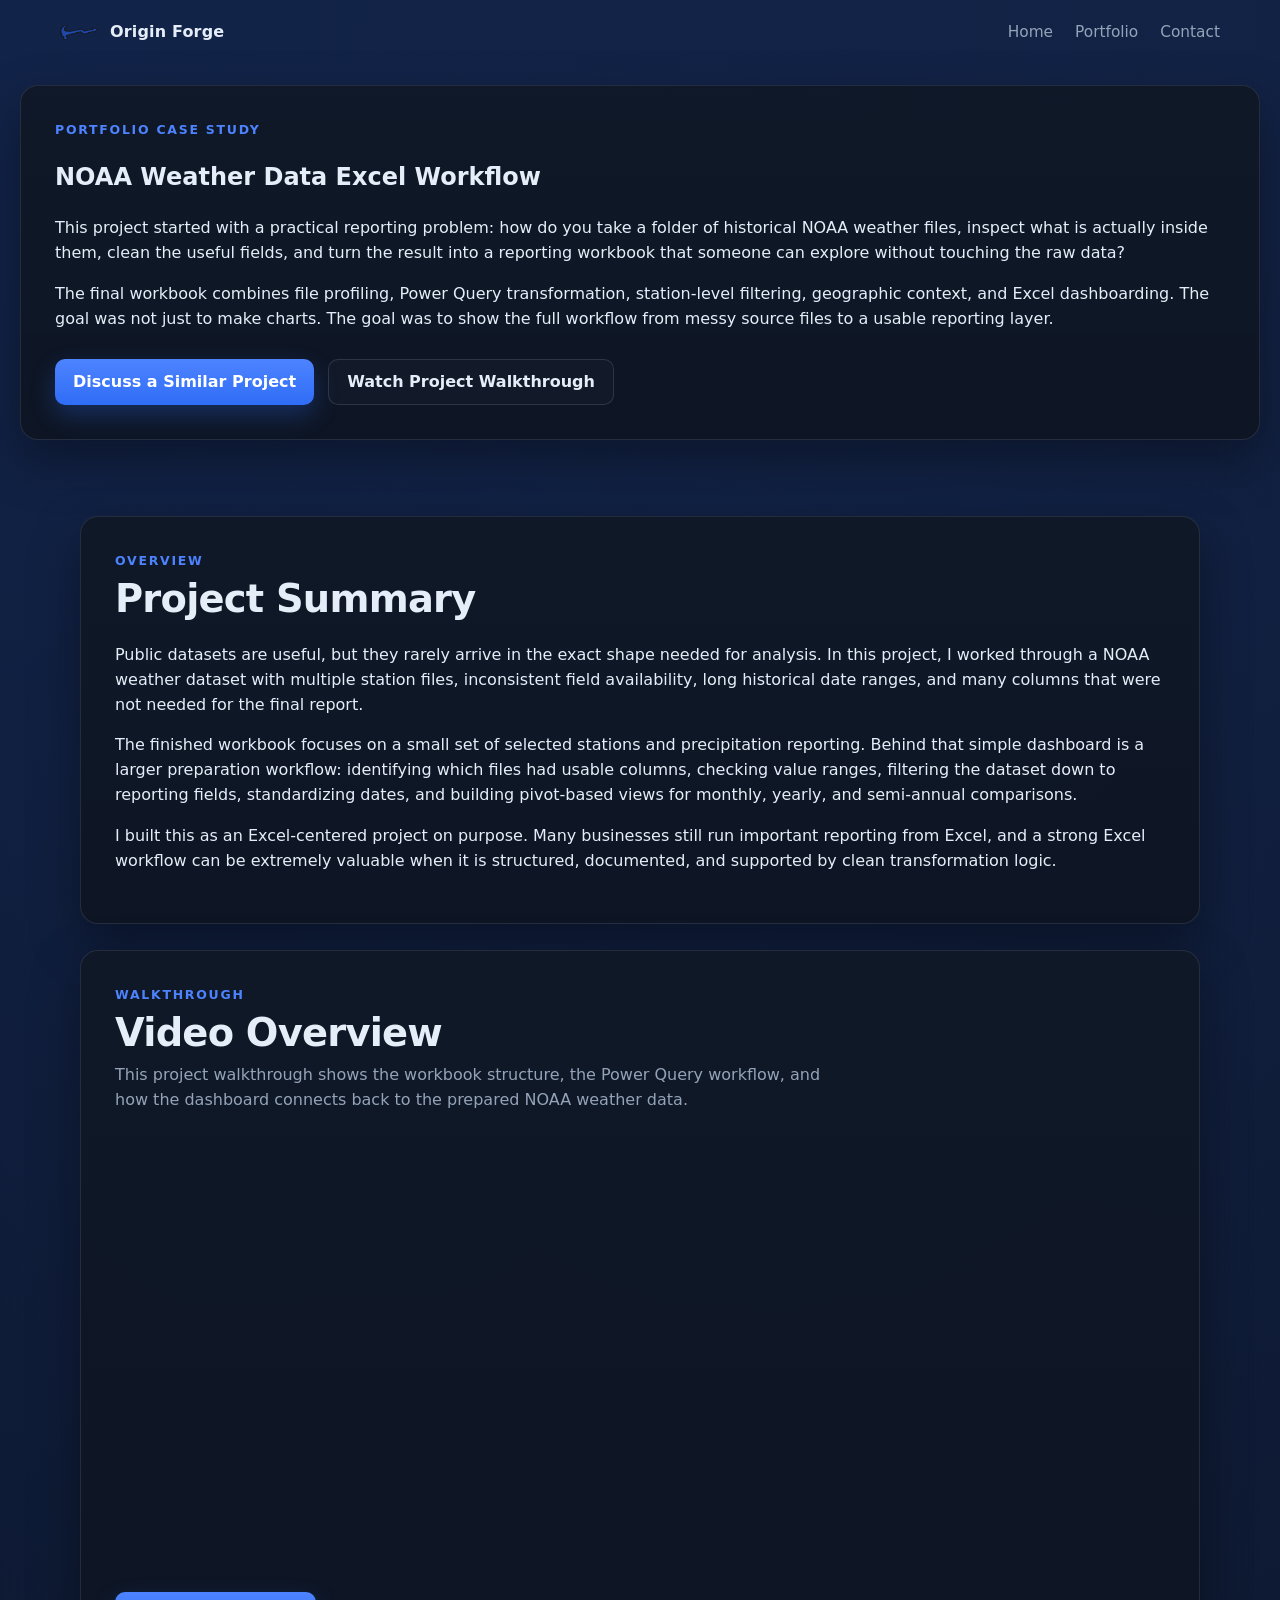
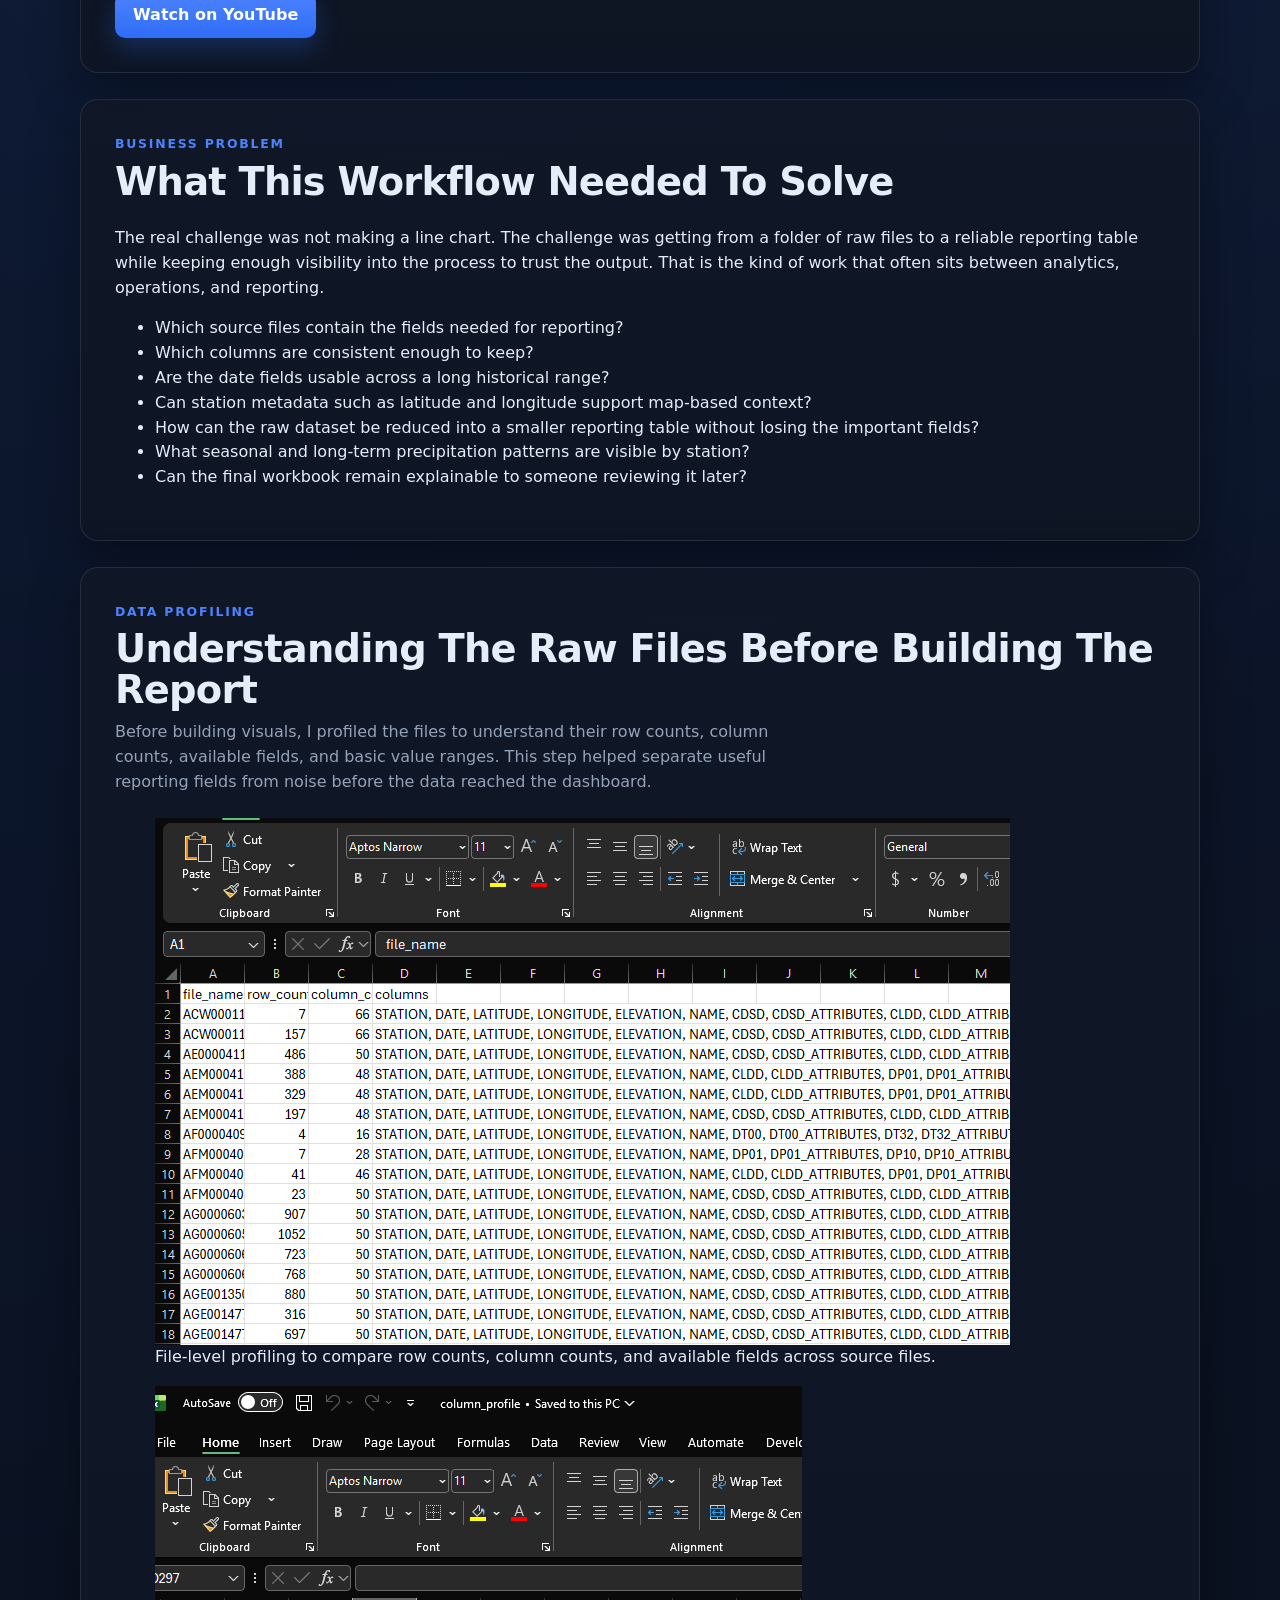
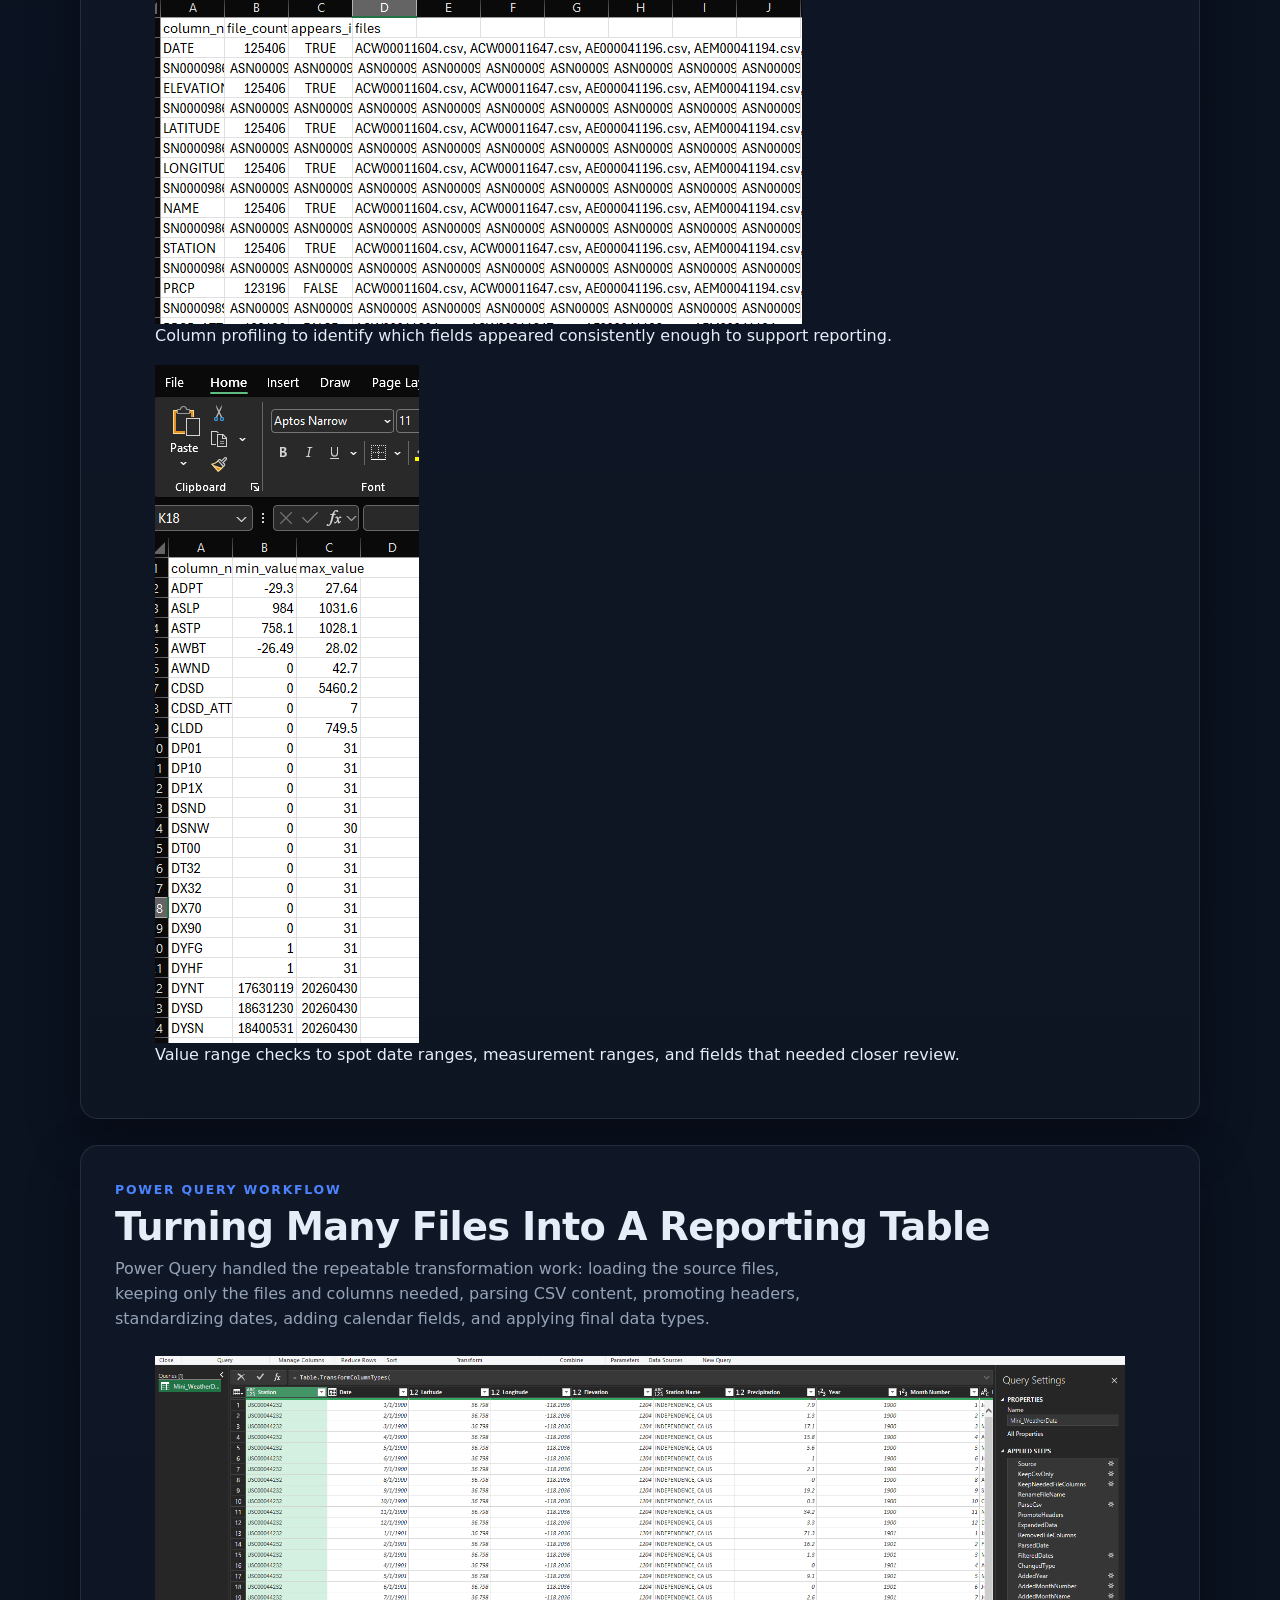
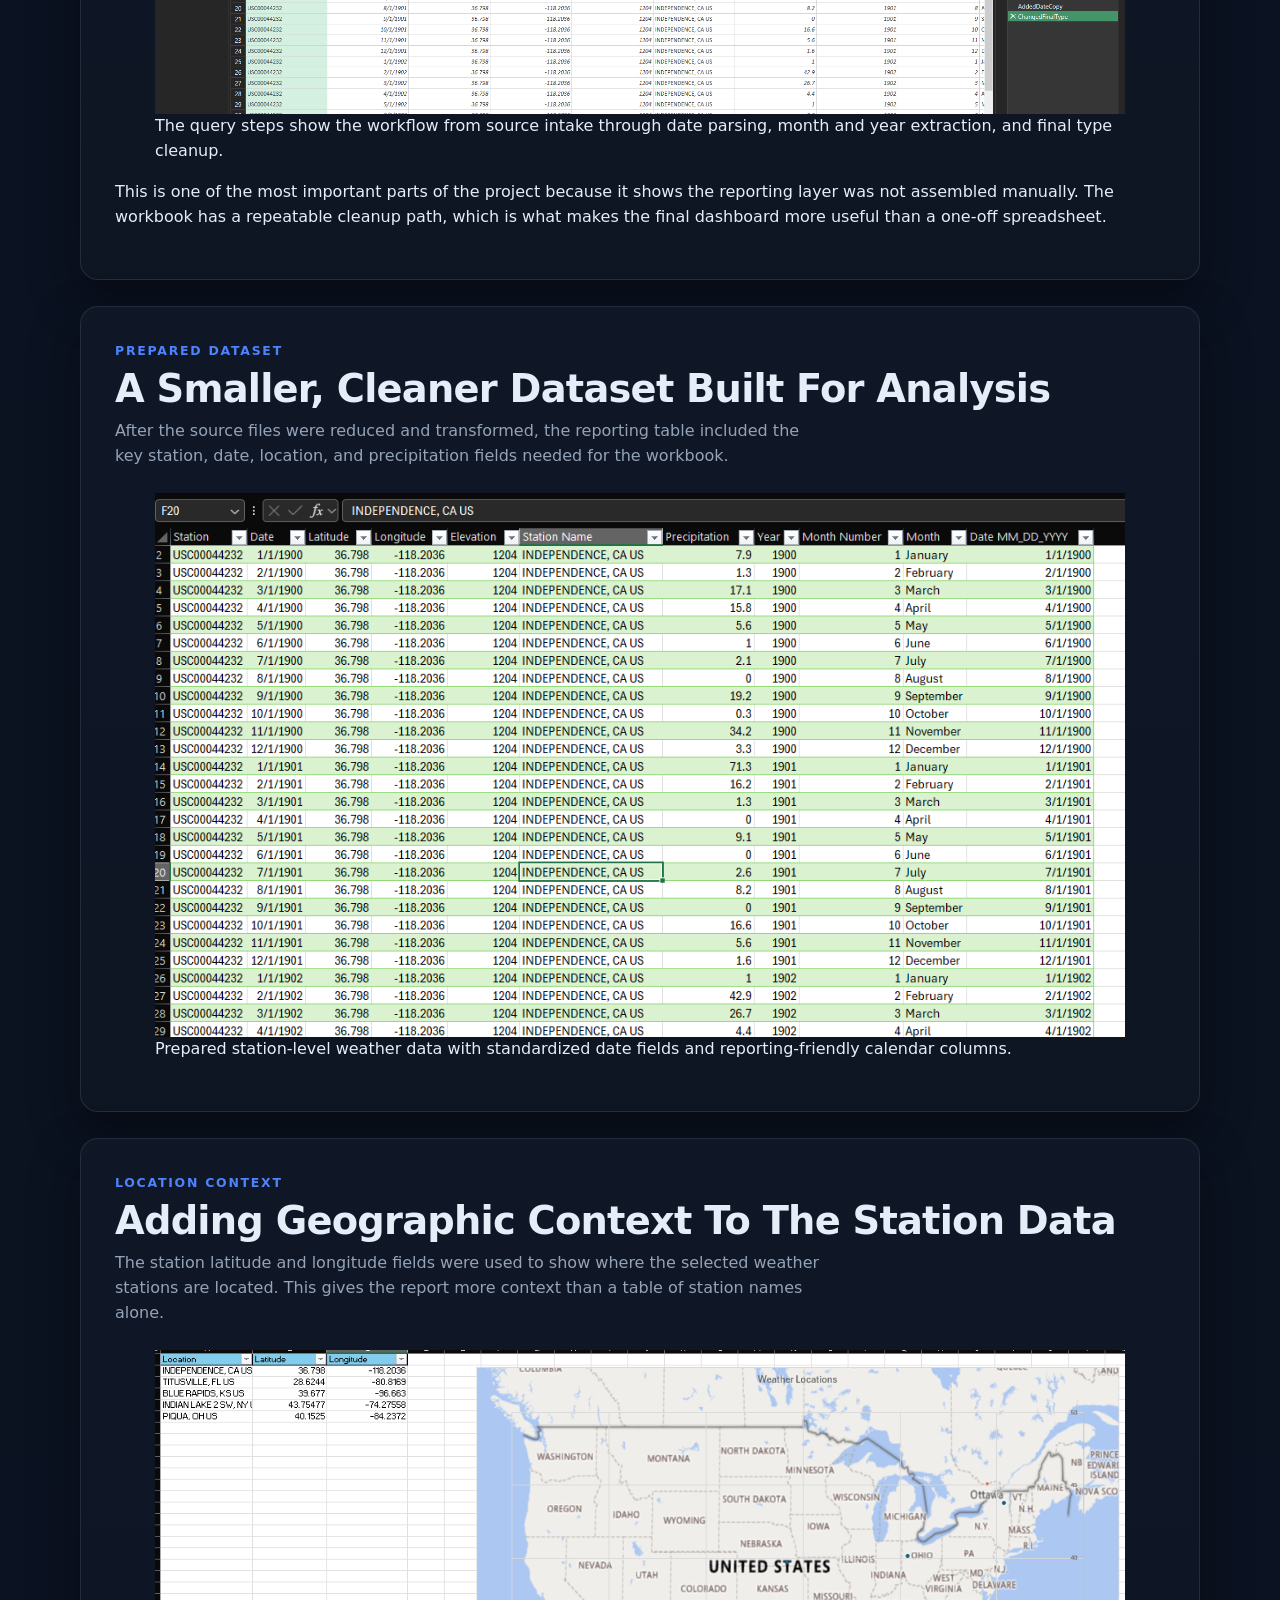
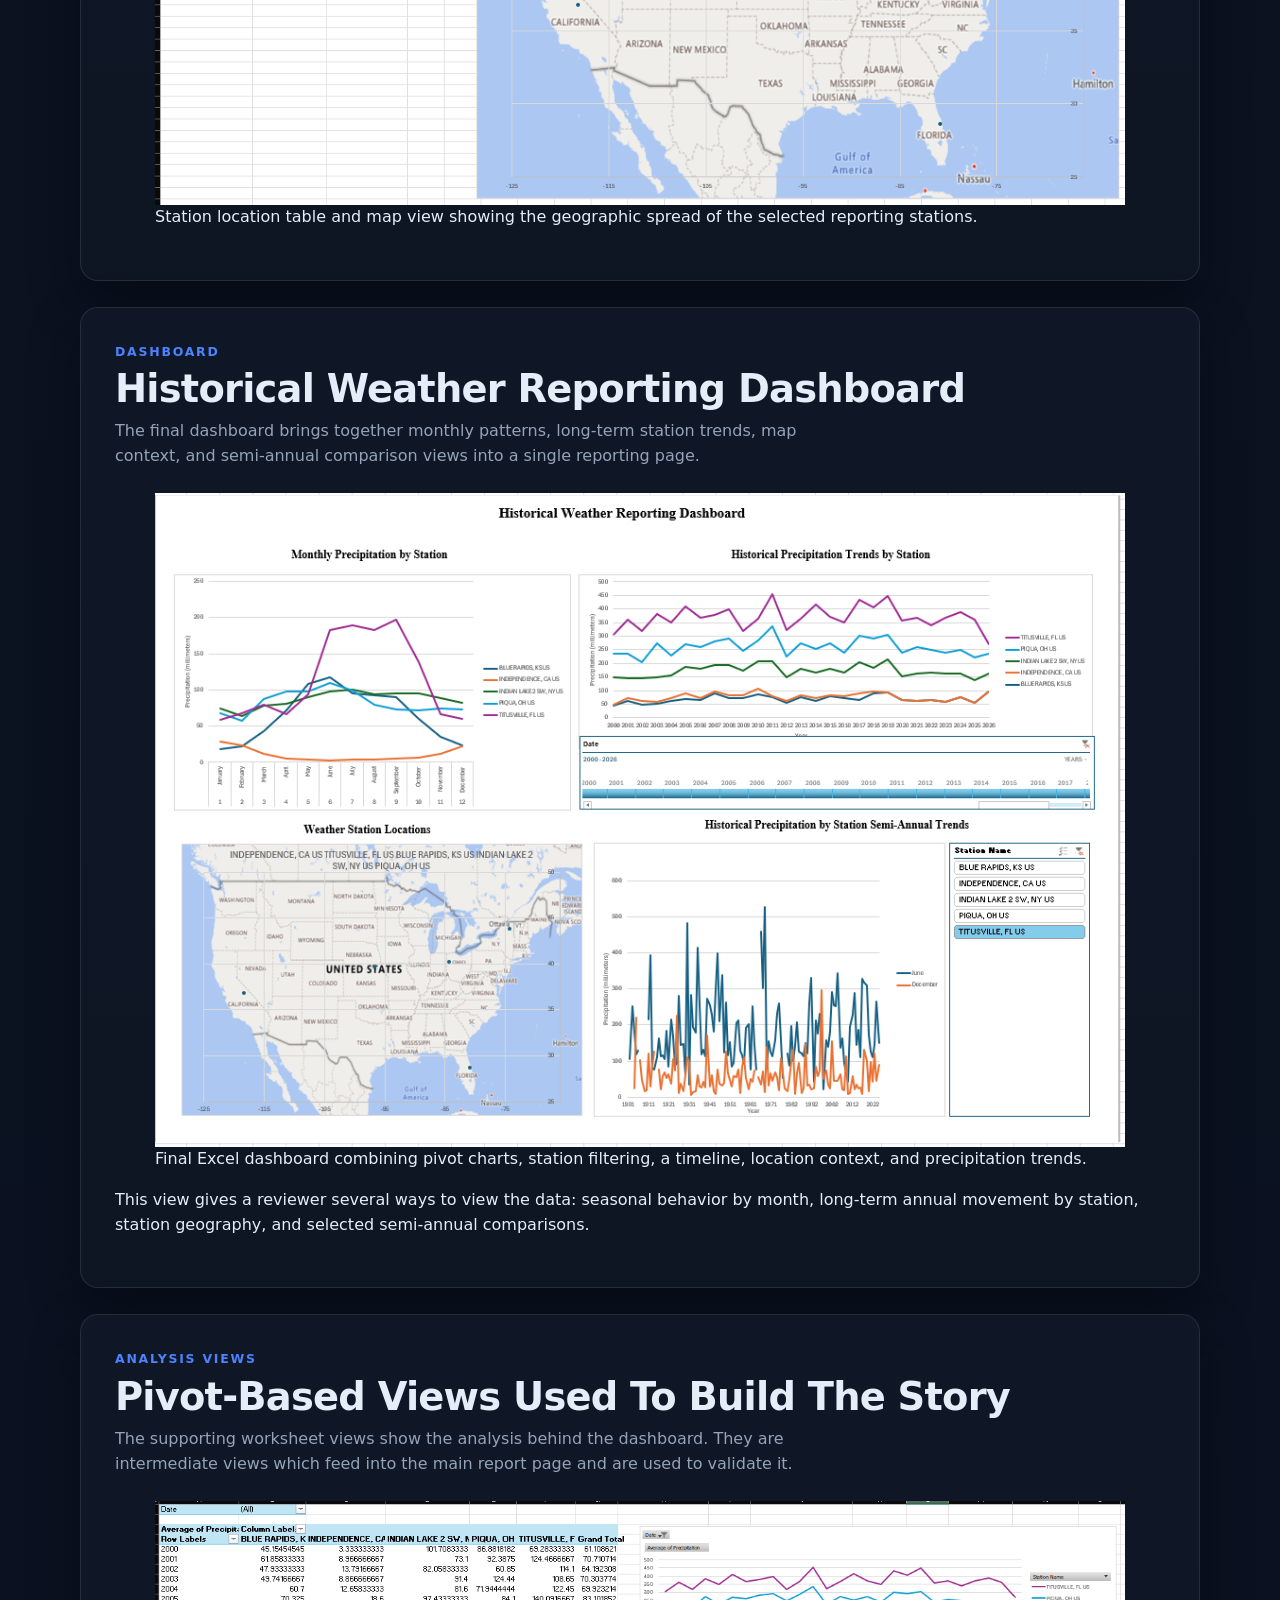
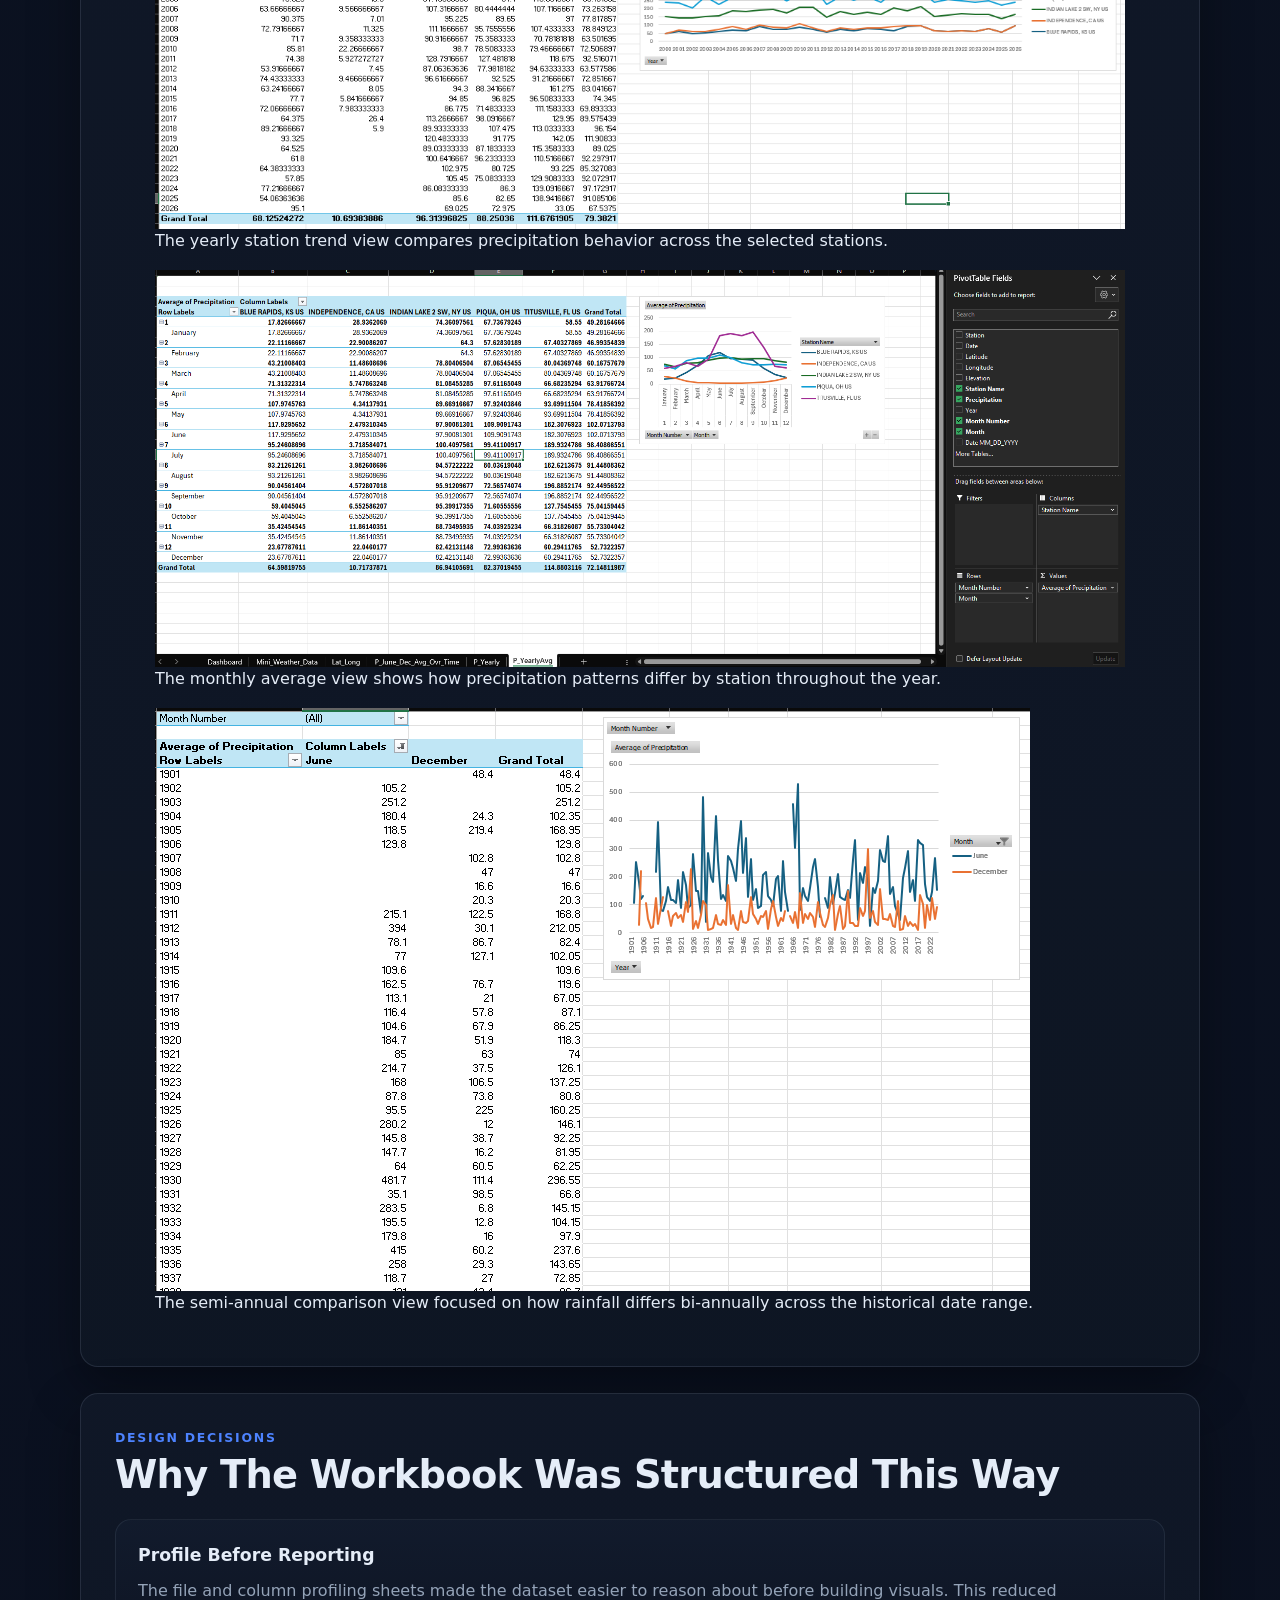
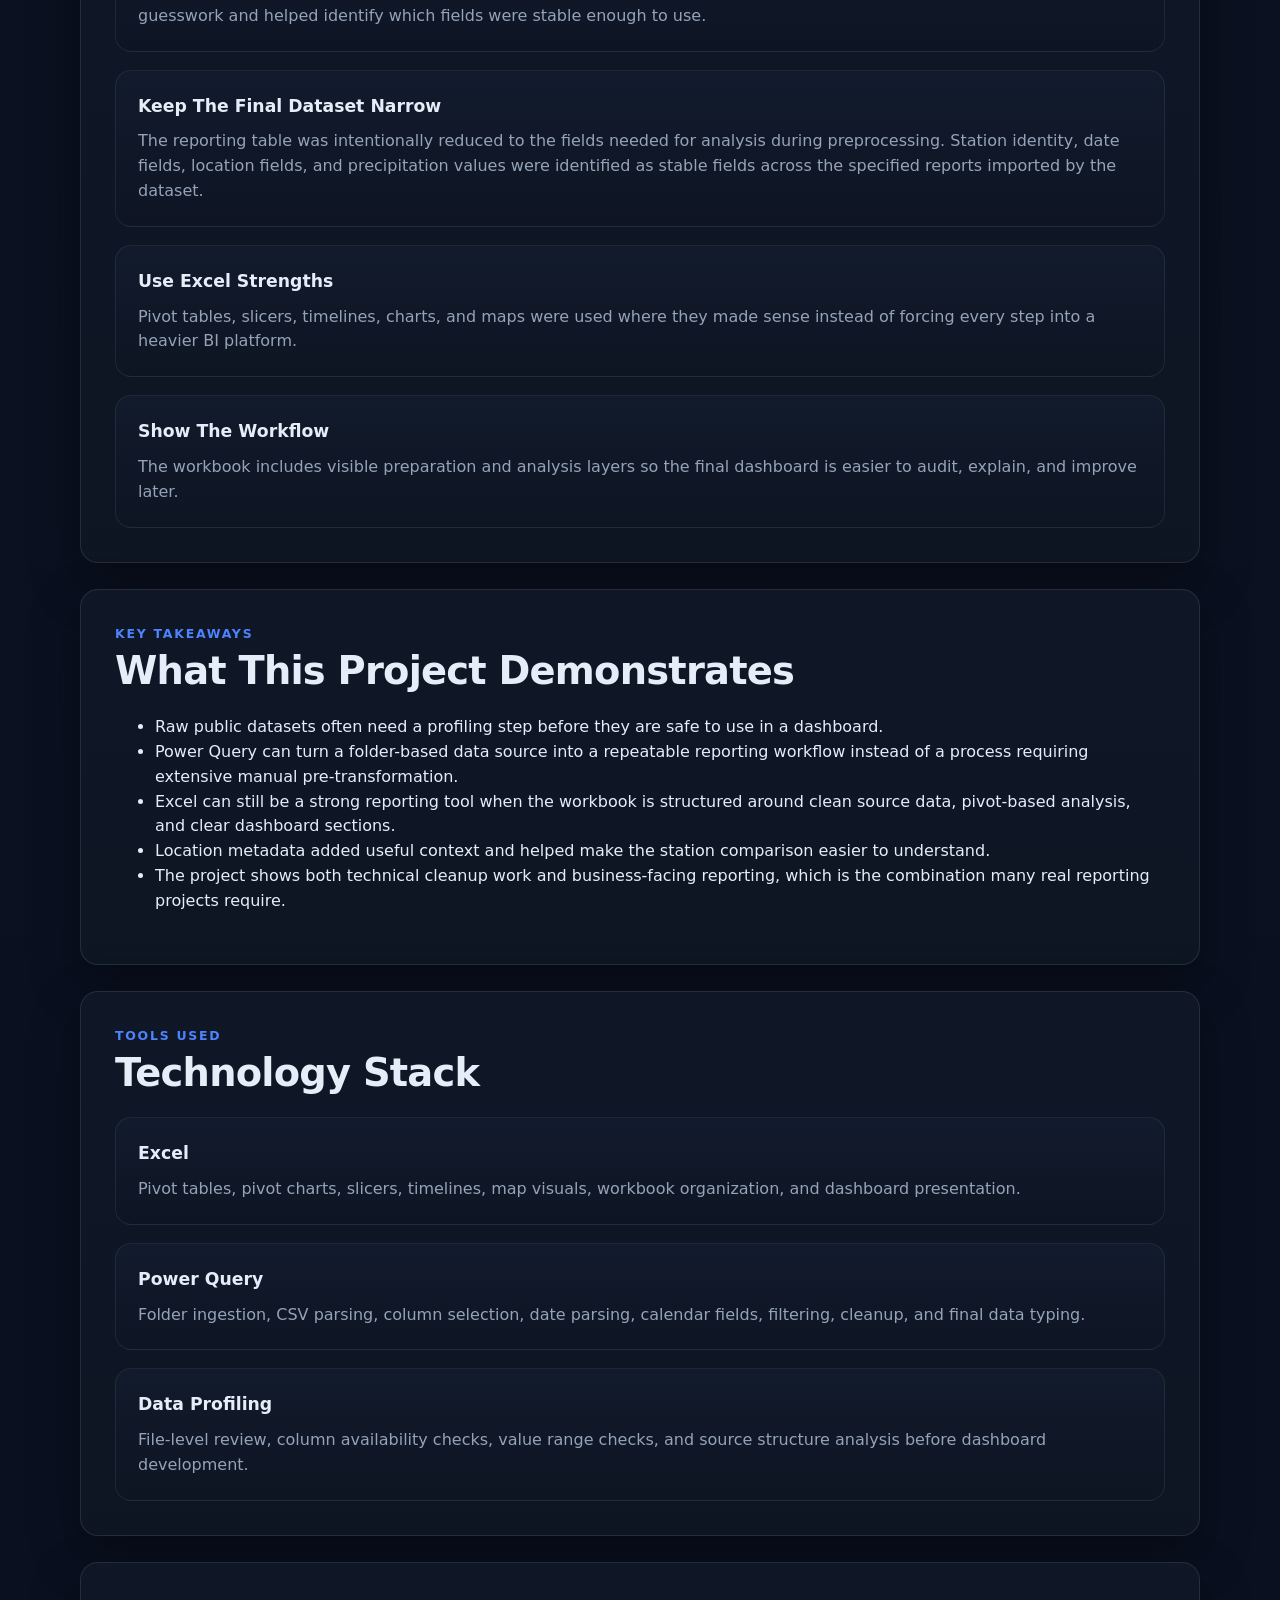
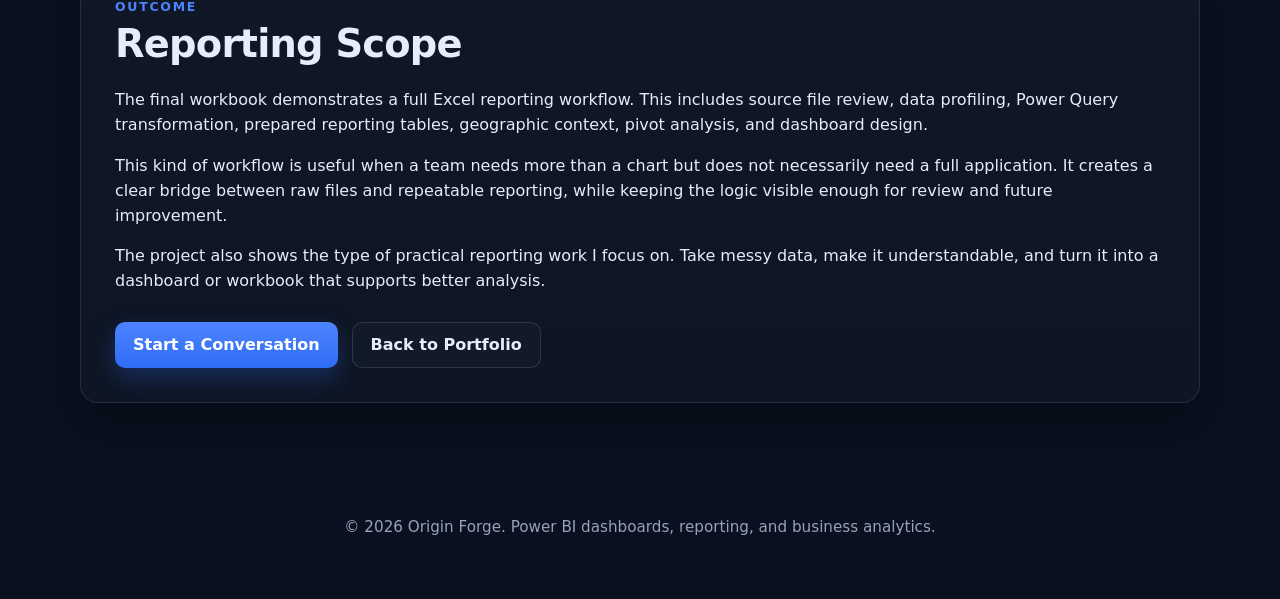
<file: projects/weather_data_excel/NOAA_excel_workflow.html>
<!doctype html>
<html lang="en">
<head>
  <meta charset="utf-8" />
  <meta name="viewport" content="width=device-width, initial-scale=1" />

  <title>NOAA Weather Data Excel Workflow | Origin Forge</title>

  <meta
    name="description"
    content="Portfolio case study showing an Excel and Power Query workflow for profiling NOAA weather files, cleaning historical station data, and building an interactive reporting dashboard."
  />

  <link rel="stylesheet" href="../../css/index.css" />
</head>

<body>
  <header class="site-header project-header">
    <nav class="topbar">
      <div class="brand-mini">
        <img src="../../images/BlueHammerAloneTransparent4000X.png" class="brand-mini-logo" alt="Origin Forge symbol" />
        <span>Origin Forge</span>
      </div>

      <div class="topbar-links">
        <a href="../../index.html">Home</a>
        <a href="../../index.html#portfolio">Portfolio</a>
        <a href="../../index.html#contact">Contact</a>
      </div>
    </nav>

    <section class="project-hero panel">
      <div class="project-hero-copy">
        <p class="section-kicker">Portfolio Case Study</p>

        <h1>NOAA Weather Data Excel Workflow</h1>

        <p class="project-intro">
          This project started with a practical reporting problem: how do you take a folder of historical
          NOAA weather files, inspect what is actually inside them, clean the useful fields, and turn the
          result into a reporting workbook that someone can explore without touching the raw data?
        </p>

        <p class="project-intro">
          The final workbook combines file profiling, Power Query transformation, station-level filtering,
          geographic context, and Excel dashboarding. The goal was not just to make charts. The goal was to
          show the full workflow from messy source files to a usable reporting layer.
        </p>

        <div class="hero-actions">
          <a class="btn btn-primary" href="../../index.html#contact">Discuss a Similar Project</a>
          <a class="btn btn-secondary" href="https://youtu.be/UDwdD4somPg" target="_blank" rel="noopener noreferrer">Watch Project Walkthrough</a>
        </div>
      </div>
    </section>
  </header>

  <main class="project-main">

    <!-- OVERVIEW -->
    <section class="panel">
      <div class="section-heading">
        <p class="section-kicker">Overview</p>
        <h2>Project Summary</h2>
      </div>

      <div class="project-copy">
        <p>
          Public datasets are useful, but they rarely arrive in the exact shape needed for analysis.
          In this project, I worked through a NOAA weather dataset with multiple station files,
          inconsistent field availability, long historical date ranges, and many columns that were not
          needed for the final report.
        </p>

        <p>
          The finished workbook focuses on a small set of selected stations and precipitation reporting.
          Behind that simple dashboard is a larger preparation workflow: identifying which files had usable
          columns, checking value ranges, filtering the dataset down to reporting fields, standardizing dates,
          and building pivot-based views for monthly, yearly, and semi-annual comparisons.
        </p>

        <p>
          I built this as an Excel-centered project on purpose. Many businesses still run important reporting
          from Excel, and a strong Excel workflow can be extremely valuable when it is structured, documented,
          and supported by clean transformation logic.
        </p>
      </div>
    </section>

    <!-- VIDEO -->
    <section class="panel">
      <div class="section-heading">
        <p class="section-kicker">Walkthrough</p>
        <h2>Video Overview</h2>
        <p class="section-intro">
          This project walkthrough shows the workbook structure, the Power Query workflow, and how the
          dashboard connects back to the prepared NOAA weather data.
        </p>
      </div>

      <div class="video-embed">
        <iframe
          width="100%"
          height="420"
          src="https://www.youtube.com/embed/UDwdD4somPg"
          title="NOAA Weather Data Analytics Workflow video walkthrough"
          frameborder="0"
          allow="accelerometer; autoplay; clipboard-write; encrypted-media; gyroscope; picture-in-picture; web-share"
          allowfullscreen>
        </iframe>
      </div>

      <div class="hero-actions">
        <a class="btn btn-primary" href="https://youtu.be/UDwdD4somPg" target="_blank" rel="noopener noreferrer">Watch on YouTube</a>
      </div>
    </section>

    <!-- BUSINESS PROBLEM -->
    <section class="panel">
      <div class="section-heading">
        <p class="section-kicker">Business Problem</p>
        <h2>What This Workflow Needed To Solve</h2>
      </div>

      <div class="project-copy">
        <p>
          The real challenge was not making a line chart. The challenge was getting from a folder of raw files
          to a reliable reporting table while keeping enough visibility into the process to trust the output.
          That is the kind of work that often sits between analytics, operations, and reporting.
        </p>

        <ul class="project-list">
          <li>Which source files contain the fields needed for reporting?</li>
          <li>Which columns are consistent enough to keep?</li>
          <li>Are the date fields usable across a long historical range?</li>
          <li>Can station metadata such as latitude and longitude support map-based context?</li>
          <li>How can the raw dataset be reduced into a smaller reporting table without losing the important fields?</li>
          <li>What seasonal and long-term precipitation patterns are visible by station?</li>
          <li>Can the final workbook remain explainable to someone reviewing it later?</li>
        </ul>
      </div>
    </section>

    <!-- SOURCE PROFILING -->
    <section class="panel">
      <div class="section-heading">
        <p class="section-kicker">Data Profiling</p>
        <h2>Understanding The Raw Files Before Building The Report</h2>
        <p class="section-intro">
          Before building visuals, I profiled the files to understand their row counts, column counts,
          available fields, and basic value ranges. This step helped separate useful reporting fields from
          noise before the data reached the dashboard.
        </p>
      </div>

      <div class="project-image-grid">
        <figure class="project-figure">
          <img src="./images/File_Profiling.png" alt="Excel file profiling sheet showing file names, row counts, column counts, and available columns" />
          <figcaption>File-level profiling to compare row counts, column counts, and available fields across source files.</figcaption>
        </figure>

        <figure class="project-figure">
          <img src="./images/Column_Profile.png" alt="Excel column profile sheet showing column names, file counts, and source files where each column appears" />
          <figcaption>Column profiling to identify which fields appeared consistently enough to support reporting.</figcaption>
        </figure>

        <figure class="project-figure">
          <img src="./images/Column_Value_Ranges.png" alt="Excel value range profile showing minimum and maximum values for weather-related columns" />
          <figcaption>Value range checks to spot date ranges, measurement ranges, and fields that needed closer review.</figcaption>
        </figure>
      </div>
    </section>

    <!-- POWER QUERY -->
    <section class="panel">
      <div class="section-heading">
        <p class="section-kicker">Power Query Workflow</p>
        <h2>Turning Many Files Into A Reporting Table</h2>
        <p class="section-intro">
          Power Query handled the repeatable transformation work: loading the source files, keeping only the
          files and columns needed, parsing CSV content, promoting headers, standardizing dates, adding calendar
          fields, and applying final data types.
        </p>
      </div>

      <figure class="project-figure project-figure-main">
        <img src="./images/Power_QueryFlow.png" alt="Power Query editor showing transformation steps for the Mini WeatherData query" />
        <figcaption>
          The query steps show the workflow from source intake through date parsing, month and year extraction,
          and final type cleanup.
        </figcaption>
      </figure>

      <div class="project-copy">
        <p>
          This is one of the most important parts of the project because it shows the reporting layer was not
          assembled manually. The workbook has a repeatable cleanup path, which is what makes the final dashboard
          more useful than a one-off spreadsheet.
        </p>
      </div>
    </section>

    <!-- PREPARED DATA -->
    <section class="panel">
      <div class="section-heading">
        <p class="section-kicker">Prepared Dataset</p>
        <h2>A Smaller, Cleaner Dataset Built For Analysis</h2>
        <p class="section-intro">
          After the source files were reduced and transformed, the reporting table included the key station,
          date, location, and precipitation fields needed for the workbook.
        </p>
      </div>

      <figure class="project-figure project-figure-main">
        <img src="./images/5_Station_dataset.png" alt="Prepared Excel table with station, date, latitude, longitude, elevation, station name, precipitation, year, month number, month, and date fields" />
        <figcaption>
          Prepared station-level weather data with standardized date fields and reporting-friendly calendar columns.
        </figcaption>
      </figure>
    </section>

    <!-- GEOGRAPHY -->
    <section class="panel">
      <div class="section-heading">
        <p class="section-kicker">Location Context</p>
        <h2>Adding Geographic Context To The Station Data</h2>
        <p class="section-intro">
          The station latitude and longitude fields were used to show where the selected weather stations are
          located. This gives the report more context than a table of station names alone.
        </p>
      </div>

      <figure class="project-figure project-figure-main">
        <img src="./images/Lat_Long_Sheet.png" alt="Excel sheet showing station locations, latitude and longitude values, and a map of weather station points across the United States" />
        <figcaption>
          Station location table and map view showing the geographic spread of the selected reporting stations.
        </figcaption>
      </figure>
    </section>

    <!-- DASHBOARD -->
    <section class="panel">
      <div class="section-heading">
        <p class="section-kicker">Dashboard</p>
        <h2>Historical Weather Reporting Dashboard</h2>
        <p class="section-intro">
          The final dashboard brings together monthly patterns, long-term station trends, map context, and
          semi-annual comparison views into a single reporting page.
        </p>
      </div>

      <figure class="project-figure project-figure-main">
        <img src="./images/main_dashboard.png" alt="Historical weather reporting dashboard showing monthly precipitation, historical precipitation trends, station map, and semi-annual trend chart" />
        <figcaption>
          Final Excel dashboard combining pivot charts, station filtering, a timeline, location context, and precipitation trends.
        </figcaption>
      </figure>

      <div class="project-copy">
        <p>
          This view gives a reviewer several ways to view the data:
          seasonal behavior by month, long-term annual movement by station, station geography, and selected
          semi-annual comparisons.
        </p>
      </div>
    </section>

    <!-- ANALYSIS VIEWS -->
    <section class="panel">
      <div class="section-heading">
        <p class="section-kicker">Analysis Views</p>
        <h2>Pivot-Based Views Used To Build The Story</h2>
        <p class="section-intro">
          The supporting worksheet views show the analysis behind the dashboard. They are intermediate views which feed into the 
          main report page and are used to validate it. 
        </p>
      </div>

      <div class="project-image-grid">
        <figure class="project-figure">
          <img src="./images/Yearly_Data.png" alt="Excel pivot table and line chart showing average precipitation by year and station" />
          <figcaption> The yearly station trend view compares precipitation behavior across the selected stations.</figcaption>
        </figure>

        <figure class="project-figure">
          <img src="./images/Yearly_Average.png" alt="Excel pivot table and chart showing average precipitation by month and station" />
          <figcaption>The monthly average view shows how precipitation patterns differ by station throughout the year.</figcaption>
        </figure>

        <figure class="project-figure">
          <img src="./images/Semi_Annual_Data.png" alt="Excel pivot table and chart comparing June and December precipitation over time" />
          <figcaption> The semi-annual comparison view focused on how rainfall differs bi-annually across the historical date range.</figcaption>
        </figure>
      </div>
    </section>

    <!-- DESIGN DECISIONS -->
    <section class="panel">
      <div class="section-heading">
        <p class="section-kicker">Design Decisions</p>
        <h2>Why The Workbook Was Structured This Way</h2>
      </div>

      <div class="card-grid project-method-grid">
        <article class="info-card">
          <h3>Profile Before Reporting</h3>
          <p>
            The file and column profiling sheets made the dataset easier to reason about before building visuals.
            This reduced guesswork and helped identify which fields were stable enough to use.
          </p>
        </article>

        <article class="info-card">
          <h3>Keep The Final Dataset Narrow</h3>
          <p>
            The reporting table was intentionally reduced to the fields needed for analysis during preprocessing. 
            Station identity, date fields, location fields, and precipitation values were identified as stable fields across the specified
            reports imported by the dataset.
          </p>
        </article>

        <article class="info-card">
          <h3>Use Excel Strengths</h3>
          <p>
            Pivot tables, slicers, timelines, charts, and maps were used where they made sense instead of forcing
            every step into a heavier BI platform.
          </p>
        </article>

        <article class="info-card">
          <h3>Show The Workflow</h3>
          <p>
            The workbook includes visible preparation and analysis layers so the final dashboard is easier to audit,
            explain, and improve later.
          </p>
        </article>
      </div>
    </section>

    <!-- KEY INSIGHTS -->
    <section class="panel">
      <div class="section-heading">
        <p class="section-kicker">Key Takeaways</p>
        <h2>What This Project Demonstrates</h2>
      </div>

      <div class="project-copy">
        <ul class="project-list">
          <li>
            Raw public datasets often need a profiling step before they are safe to use in a dashboard.
          </li>

          <li>
            Power Query can turn a folder-based data source into a repeatable reporting workflow instead of a
            process requiring extensive manual pre-transformation.
          </li>

          <li>
            Excel can still be a strong reporting tool when the workbook is structured around clean source data,
            pivot-based analysis, and clear dashboard sections.
          </li>

          <li>
            Location metadata added useful context and helped make the station comparison easier to understand.
          </li>

          <li>
            The project shows both technical cleanup work and business-facing reporting, which is the combination
            many real reporting projects require.
          </li>
        </ul>
      </div>
    </section>

    <!-- TOOLS -->
    <section class="panel">
      <div class="section-heading">
        <p class="section-kicker">Tools Used</p>
        <h2>Technology Stack</h2>
      </div>

      <div class="card-grid project-tools-grid">
        <article class="info-card">
          <h3>Excel</h3>
          <p>
            Pivot tables, pivot charts, slicers, timelines, map visuals, workbook organization,
            and dashboard presentation.
          </p>
        </article>

        <article class="info-card">
          <h3>Power Query</h3>
          <p>
            Folder ingestion, CSV parsing, column selection, date parsing, calendar fields,
            filtering, cleanup, and final data typing.
          </p>
        </article>

        <article class="info-card">
          <h3>Data Profiling</h3>
          <p>
            File-level review, column availability checks, value range checks, and source structure analysis
            before dashboard development.
          </p>
        </article>
      </div>
    </section>

    <!-- OUTCOME -->
    <section class="panel">
      <div class="section-heading">
        <p class="section-kicker">Outcome</p>
        <h2>Reporting Scope</h2>
      </div>

      <div class="project-copy">
        <p>
          The final workbook demonstrates a full Excel reporting workflow. This includes source file review, data profiling,
          Power Query transformation, prepared reporting tables, geographic context, pivot analysis, and dashboard design.
        </p>

        <p>
          This kind of workflow is useful when a team needs more than a chart but does not necessarily need a full
          application. It creates a clear bridge between raw files and repeatable reporting, while keeping the logic
          visible enough for review and future improvement.
        </p>

        <p>
          The project also shows the type of practical reporting work I focus on. Take messy data, make it 
          understandable, and turn it into a dashboard or workbook that supports better analysis.
        </p>
      </div>

      <div class="hero-actions">
        <a class="btn btn-primary" href="../../index.html#contact">Start a Conversation</a>
        <a class="btn btn-secondary" href="../../index.html#portfolio">Back to Portfolio</a>
      </div>
    </section>

  </main>

  <footer class="site-footer">
    <p>
      © <span id="year"></span> Origin Forge.
      Power BI dashboards, reporting, and business analytics.
    </p>
  </footer>

  <script>
    document.getElementById('year').textContent = new Date().getFullYear();
  </script>
</body>
</html>
</file>
<file: css/index.css>
:root {
  --bg: #0b1220;
  --bg-soft: #111a2e;
  --panel: #101827;
  --panel-2: #0f172a;
  --text: #e5edf8;
  --muted: #94a3b8;
  --line: rgba(148, 163, 184, 0.16);
  --blue: #2f6df6;
  --blue-2: #4d83ff;
  --shadow: 0 20px 50px rgba(0, 0, 0, 0.35);
  --radius: 18px;
  --max: 1160px;
}

* {
  box-sizing: border-box;
}

html {
  scroll-behavior: smooth;
}

body {
  margin: 0;
  font-family: Inter, system-ui, -apple-system, Segoe UI, Roboto, sans-serif;
  color: var(--text);
  background:
    radial-gradient(circle at top left, rgba(47, 109, 246, 0.16), transparent 28%),
    radial-gradient(circle at top right, rgba(77, 131, 255, 0.08), transparent 20%),
    linear-gradient(180deg, #0a1120 0%, #0b1220 50%, #0a1020 100%);
  line-height: 1.55;
}

img {
  max-width: 100%;
  display: block;
}

a {
  color: inherit;
  text-decoration: none;
}

.site-header {
  padding: 20px 20px 50px;
}

.topbar {
  max-width: var(--max);
  margin: 0 auto 40px;
  display: flex;
  align-items: center;
  justify-content: space-between;
  gap: 20px;
}

.brand-mini {
  display: flex;
  align-items: center;
  gap: 12px;
  font-weight: 700;
  letter-spacing: 0.01em;
}

.brand-mini-logo {
  width: 38px;
  height: auto;
}

.topbar-links {
  display: flex;
  gap: 22px;
}

.topbar-links a {
  color: var(--muted);
  font-size: 0.96rem;
  transition: color 0.2s ease;
}

.topbar-links a:hover {
  color: var(--text);
}

.hero {
  max-width: var(--max);
  margin: 0 auto;
  display: grid;
  grid-template-columns: 1.1fr 0.9fr;
  align-items: center;
  gap: 40px;
  min-height: 72vh;
}

.eyebrow {
  margin: 0 0 14px;
  text-transform: uppercase;
  letter-spacing: 0.14em;
  font-size: 0.78rem;
  color: var(--blue-2);
  font-weight: 700;
}

.hero h1 {
  margin: 0 0 18px;
  font-size: clamp(2.4rem, 6vw, 4.6rem);
  line-height: 0.98;
  letter-spacing: -0.03em;
  max-width: 11ch;
}

.hero-text {
  margin: 0;
  max-width: 58ch;
  color: var(--muted);
  font-size: 1.08rem;
}

.hero-actions {
  display: flex;
  flex-wrap: wrap;
  gap: 14px;
  margin-top: 28px;
}

.hero-brand {
  display: flex;
  justify-content: center;
  align-items: center;
}

.hero-logo {
  width: min(100%, 560px);
  filter: drop-shadow(0 18px 38px rgba(0, 0, 0, 0.35));
}

main {
  max-width: var(--max);
  margin: 0 auto;
  padding: 0 20px 80px;
}

.panel {
  background: linear-gradient(180deg, rgba(16, 24, 39, 0.96), rgba(14, 22, 36, 0.98));
  border: 1px solid var(--line);
  border-radius: var(--radius);
  padding: 34px;
  margin-top: 26px;
  box-shadow: var(--shadow);
}

.section-heading {
  margin-bottom: 24px;
}

.section-kicker {
  margin: 0 0 8px;
  text-transform: uppercase;
  letter-spacing: 0.14em;
  font-size: 0.78rem;
  color: var(--blue-2);
  font-weight: 700;
}

h2 {
  margin: 0 0 10px;
  font-size: clamp(1.7rem, 3vw, 2.4rem);
  line-height: 1.05;
  letter-spacing: -0.02em;
}

.section-intro {
  margin: 0;
  max-width: 70ch;
  color: var(--muted);
}

.card-grid {
  display: grid;
  gap: 18px;
}

.services-grid {
  grid-template-columns: repeat(2, minmax(0, 1fr));
}

.portfolio-grid {
  grid-template-columns: repeat(3, minmax(0, 1fr));
}

.info-card,
.portfolio-card {
  background: linear-gradient(180deg, rgba(18, 28, 45, 0.92), rgba(14, 21, 35, 0.92));
  border: 1px solid rgba(148, 163, 184, 0.12);
  border-radius: 16px;
  padding: 22px;
  transition: transform 0.18s ease, border-color 0.18s ease, box-shadow 0.18s ease;
}

.info-card:hover,
.portfolio-card:hover {
  transform: translateY(-3px);
  border-color: rgba(77, 131, 255, 0.35);
  box-shadow: 0 14px 30px rgba(0, 0, 0, 0.22);
}

h3 {
  margin: 0 0 10px;
  font-size: 1.08rem;
}

.info-card p,
.portfolio-card p,
.split-copy p {
  margin: 0;
  color: var(--muted);
}

.portfolio-icon-wrap {
  margin-bottom: 14px;
}

.portfolio-icon {
  width: 74px;
  height: auto;
}

.text-link {
  display: inline-block;
  margin-top: 16px;
  color: var(--blue-2);
  font-weight: 600;
}

.text-link:hover {
  text-decoration: underline;
}

.split-panel {
  display: grid;
  grid-template-columns: 1fr 0.8fr;
  gap: 28px;
  align-items: center;
}

.symbol-large {
  width: min(100%, 420px);
  margin-left: auto;
  filter: drop-shadow(0 18px 34px rgba(0, 0, 0, 0.28));
}

.contact-panel {
  text-align: left;
}

.contact-actions {
  display: flex;
  flex-wrap: wrap;
  gap: 14px;
  margin-top: 18px;
}

.btn {
  display: inline-flex;
  align-items: center;
  justify-content: center;
  min-height: 46px;
  padding: 0 18px;
  border-radius: 10px;
  font-weight: 700;
  transition: transform 0.18s ease, opacity 0.18s ease, background 0.18s ease, border-color 0.18s ease;
}

.btn:hover {
  transform: translateY(-1px);
}

.btn-primary {
  background: linear-gradient(180deg, var(--blue-2), var(--blue));
  color: #ffffff;
  box-shadow: 0 10px 24px rgba(47, 109, 246, 0.28);
}

.btn-secondary {
  border: 1px solid rgba(148, 163, 184, 0.2);
  color: var(--text);
  background: rgba(255, 255, 255, 0.02);
}

.site-footer {
  max-width: var(--max);
  margin: 0 auto;
  padding: 18px 20px 44px;
  color: var(--muted);
  text-align: center;
  font-size: 0.95rem;
}

@media (max-width: 980px) {
  .hero,
  .split-panel,
  .portfolio-grid,
  .services-grid {
    grid-template-columns: 1fr;
  }

  .hero {
    min-height: auto;
    gap: 22px;
  }

  .hero h1 {
    max-width: none;
  }

  .hero-brand {
    justify-content: flex-start;
  }

  .hero-logo {
    width: min(100%, 480px);
  }

  .symbol-large {
    margin-left: 0;
  }
}

@media (max-width: 720px) {
  .topbar {
    flex-direction: column;
    align-items: flex-start;
  }

  .topbar-links {
    flex-wrap: wrap;
    gap: 14px;
  }

  .panel {
    padding: 24px;
  }

  .hero h1 {
    font-size: 2.3rem;
  }

  .hero-text,
  .section-intro,
  .info-card p,
  .portfolio-card p,
  .split-copy p {
    font-size: 0.98rem;
  }
}
</file>
